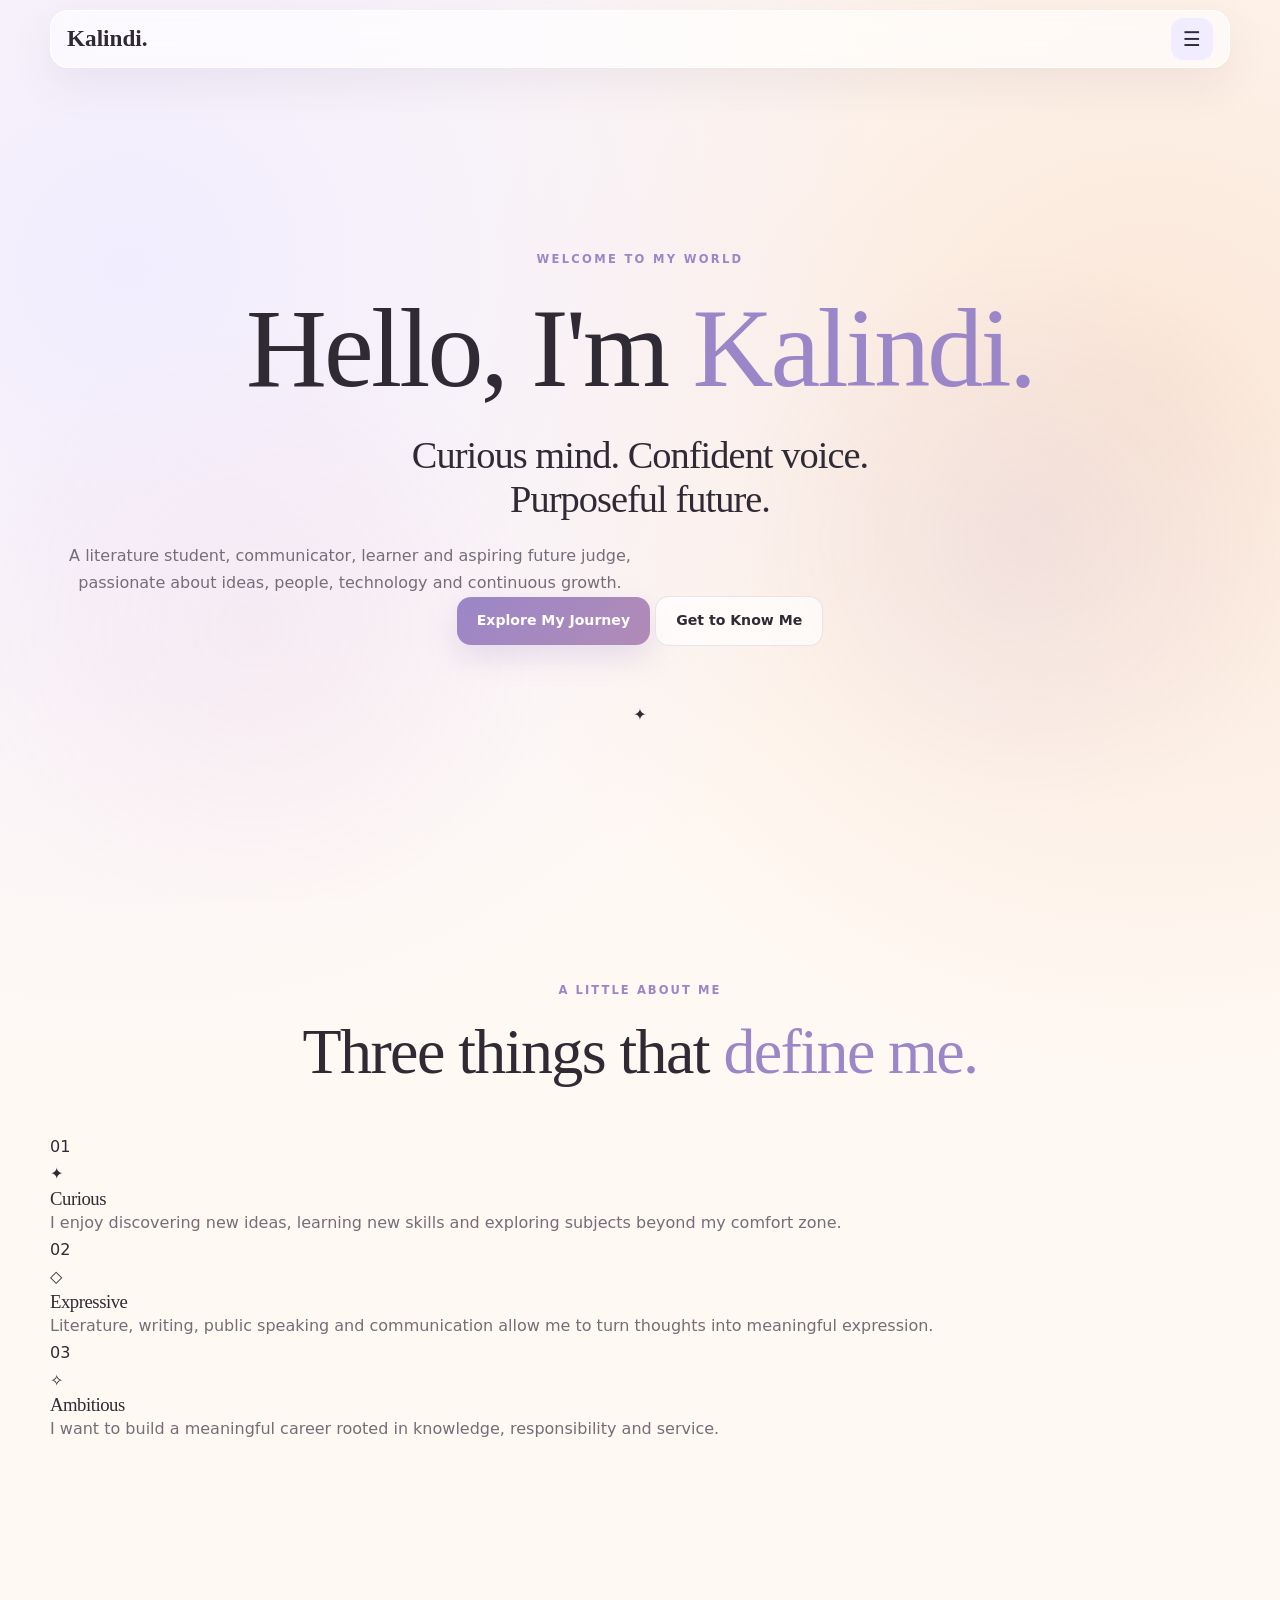
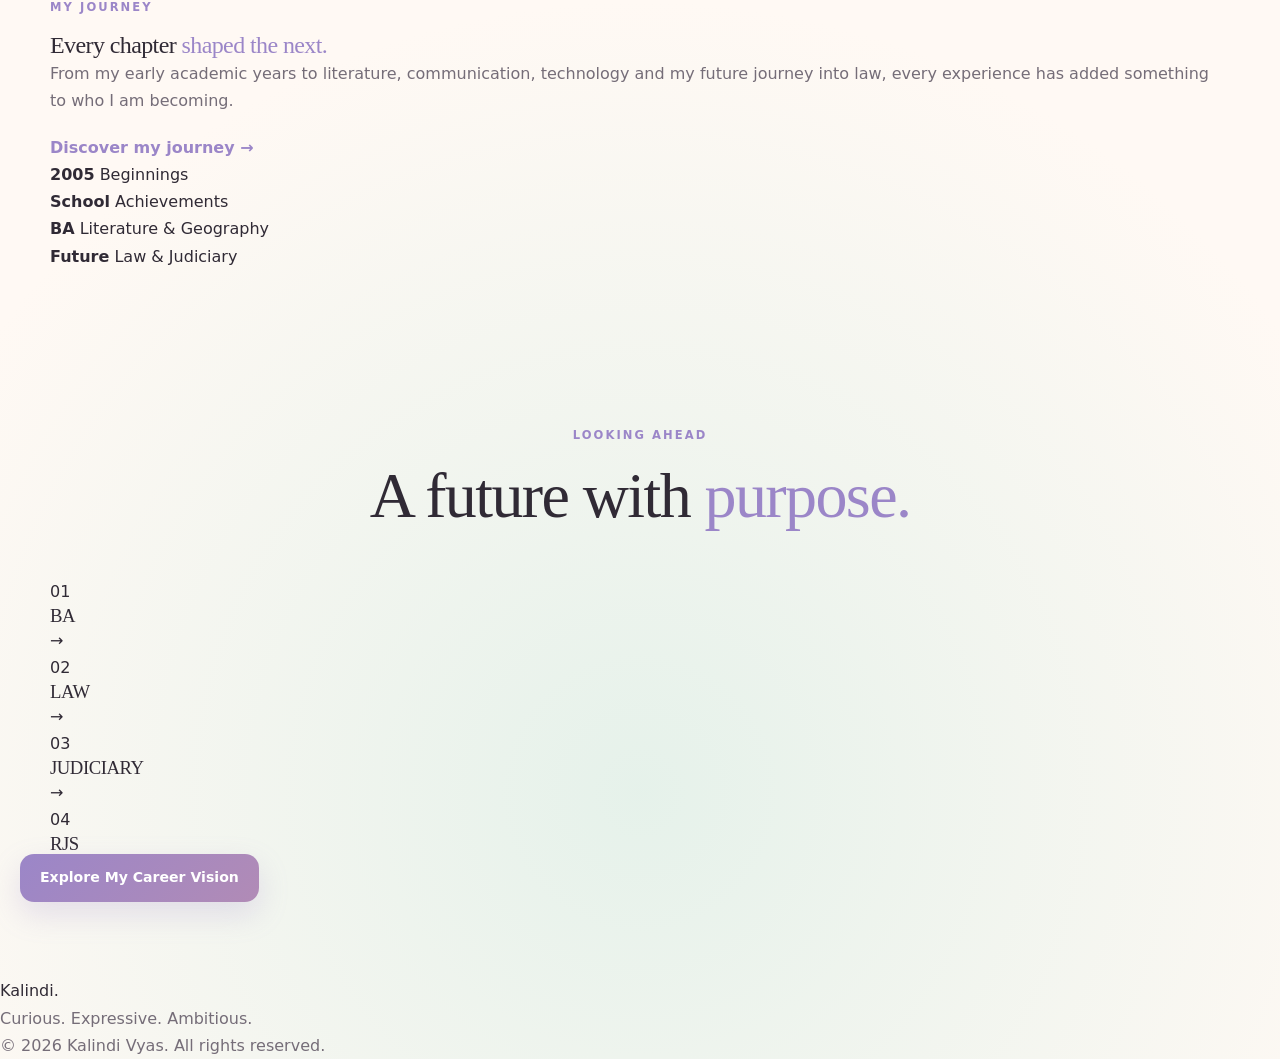
<file: index.html>
<!DOCTYPE html>
<html lang="en">

<head>
    <meta charset="UTF-8">

    <meta name="viewport"
          content="width=device-width, initial-scale=1.0">

    <meta name="description"
          content="Kalindi Vyas - Personal Portfolio">

    <title>Kalindi Vyas | Portfolio</title>

    <link rel="stylesheet" href="style.css">
</head>

<body>

    <!-- =========================
         NAVIGATION
    ========================== -->

    <header class="site-header">

        <nav class="navbar">

            <a href="index.html" class="logo">
                Kalindi.
            </a>

            <button
                class="menu-toggle"
                id="menuToggle"
                aria-label="Open Menu">
                ☰
            </button>

            <div class="nav-links" id="navLinks">

                <a href="index.html">Home</a>

                <a href="about.html">About</a>

                <a href="journey.html">Journey</a>

                <a href="achievements.html">
                    Achievements
                </a>

                <a href="skills.html">Skills</a>

                <a href="interests.html">Interests</a>

                <a href="career.html">Career</a>

                <a href="contact.html">Contact</a>

            </div>

        </nav>

    </header>


    <!-- =========================
         HERO / HOME
    ========================== -->

    <main>

        <section class="hero-section" id="home">

            <div class="hero-content">

                <p class="hero-label">
                    WELCOME TO MY WORLD
                </p>

                <h1>
                    Hello, I'm
                    <span>Kalindi.</span>
                </h1>

                <h2>
                    Curious mind.
                    Confident voice.
                    Purposeful future.
                </h2>

                <p class="hero-description">
                    A literature student, communicator,
                    learner and aspiring future judge,
                    passionate about ideas, people,
                    technology and continuous growth.
                </p>


                <div class="hero-buttons">

                    <a
                        href="journey.html"
                        class="primary-button">
                        Explore My Journey
                    </a>

                    <a
                        href="about.html"
                        class="secondary-button">
                        Get to Know Me
                    </a>

                </div>

            </div>


            <!-- =========================
                 3D HERO VISUAL
            ========================== -->

            <div class="hero-visual">

                <div class="orb">

                    <div class="orb-inner"></div>

                    <div class="orb-ring ring-one"></div>

                    <div class="orb-ring ring-two"></div>

                </div>


                <div class="floating-shape shape-one"></div>

                <div class="floating-shape shape-two"></div>

                <div class="floating-dot dot-one"></div>

                <div class="floating-dot dot-two"></div>

                <div class="floating-star">
                    ✦
                </div>

            </div>

        </section>


        <!-- =========================
             QUICK INTRO
        ========================== -->

        <section class="intro-section">

            <div class="section-heading">

                <p class="section-label">
                    A LITTLE ABOUT ME
                </p>

                <h2>
                    Three things that
                    <span>define me.</span>
                </h2>

            </div>


            <div class="intro-grid">


                <article class="intro-card">

                    <span class="card-number">
                        01
                    </span>

                    <div class="card-icon">
                        ✦
                    </div>

                    <h3>
                        Curious
                    </h3>

                    <p>
                        I enjoy discovering new ideas,
                        learning new skills and exploring
                        subjects beyond my comfort zone.
                    </p>

                </article>


                <article class="intro-card">

                    <span class="card-number">
                        02
                    </span>

                    <div class="card-icon">
                        ◇
                    </div>

                    <h3>
                        Expressive
                    </h3>

                    <p>
                        Literature, writing, public speaking
                        and communication allow me to turn
                        thoughts into meaningful expression.
                    </p>

                </article>


                <article class="intro-card">

                    <span class="card-number">
                        03
                    </span>

                    <div class="card-icon">
                        ✧
                    </div>

                    <h3>
                        Ambitious
                    </h3>

                    <p>
                        I want to build a meaningful career
                        rooted in knowledge, responsibility
                        and service.
                    </p>

                </article>


            </div>

        </section>


        <!-- =========================
             FEATURED JOURNEY
        ========================== -->

        <section class="home-journey-preview">

            <div class="journey-preview-text">

                <p class="section-label">
                    MY JOURNEY
                </p>

                <h2>
                    Every chapter
                    <span>shaped the next.</span>
                </h2>

                <p>
                    From my early academic years to
                    literature, communication, technology
                    and my future journey into law,
                    every experience has added something
                    to who I am becoming.
                </p>

                <a
                    href="journey.html"
                    class="text-link">
                    Discover my journey →
                </a>

            </div>


            <div class="journey-preview-card">

                <div class="mini-timeline">

                    <div>
                        <strong>2005</strong>
                        <span>Beginnings</span>
                    </div>

                    <div>
                        <strong>School</strong>
                        <span>Achievements</span>
                    </div>

                    <div>
                        <strong>BA</strong>
                        <span>Literature & Geography</span>
                    </div>

                    <div>
                        <strong>Future</strong>
                        <span>Law & Judiciary</span>
                    </div>

                </div>

            </div>

        </section>


        <!-- =========================
             CAREER PREVIEW
        ========================== -->

        <section class="career-preview">

            <div class="section-heading">

                <p class="section-label">
                    LOOKING AHEAD
                </p>

                <h2>
                    A future with
                    <span>purpose.</span>
                </h2>

            </div>


            <div class="career-line">

                <div class="career-mini-card">
                    <span>01</span>
                    <h3>BA</h3>
                </div>

                <div class="career-arrow">
                    →
                </div>

                <div class="career-mini-card">
                    <span>02</span>
                    <h3>LAW</h3>
                </div>

                <div class="career-arrow">
                    →
                </div>

                <div class="career-mini-card">
                    <span>03</span>
                    <h3>JUDICIARY</h3>
                </div>

                <div class="career-arrow">
                    →
                </div>

                <div class="career-mini-card">
                    <span>04</span>
                    <h3>RJS</h3>
                </div>

            </div>


            <a
                href="career.html"
                class="primary-button">
                Explore My Career Vision
            </a>

        </section>

    </main>


    <!-- =========================
         FOOTER
    ========================== -->

    <footer class="site-footer">

        <div class="footer-content">

            <a
                href="index.html"
                class="footer-logo">
                Kalindi.
            </a>

            <p>
                Curious. Expressive. Ambitious.
            </p>

            <p class="copyright">
                © 2026 Kalindi Vyas. All rights reserved.
            </p>

        </div>

    </footer>


    <!-- =========================
         JAVASCRIPT
    ========================== -->

    <script src="script.js"></script>

</body>

</html>
</file>
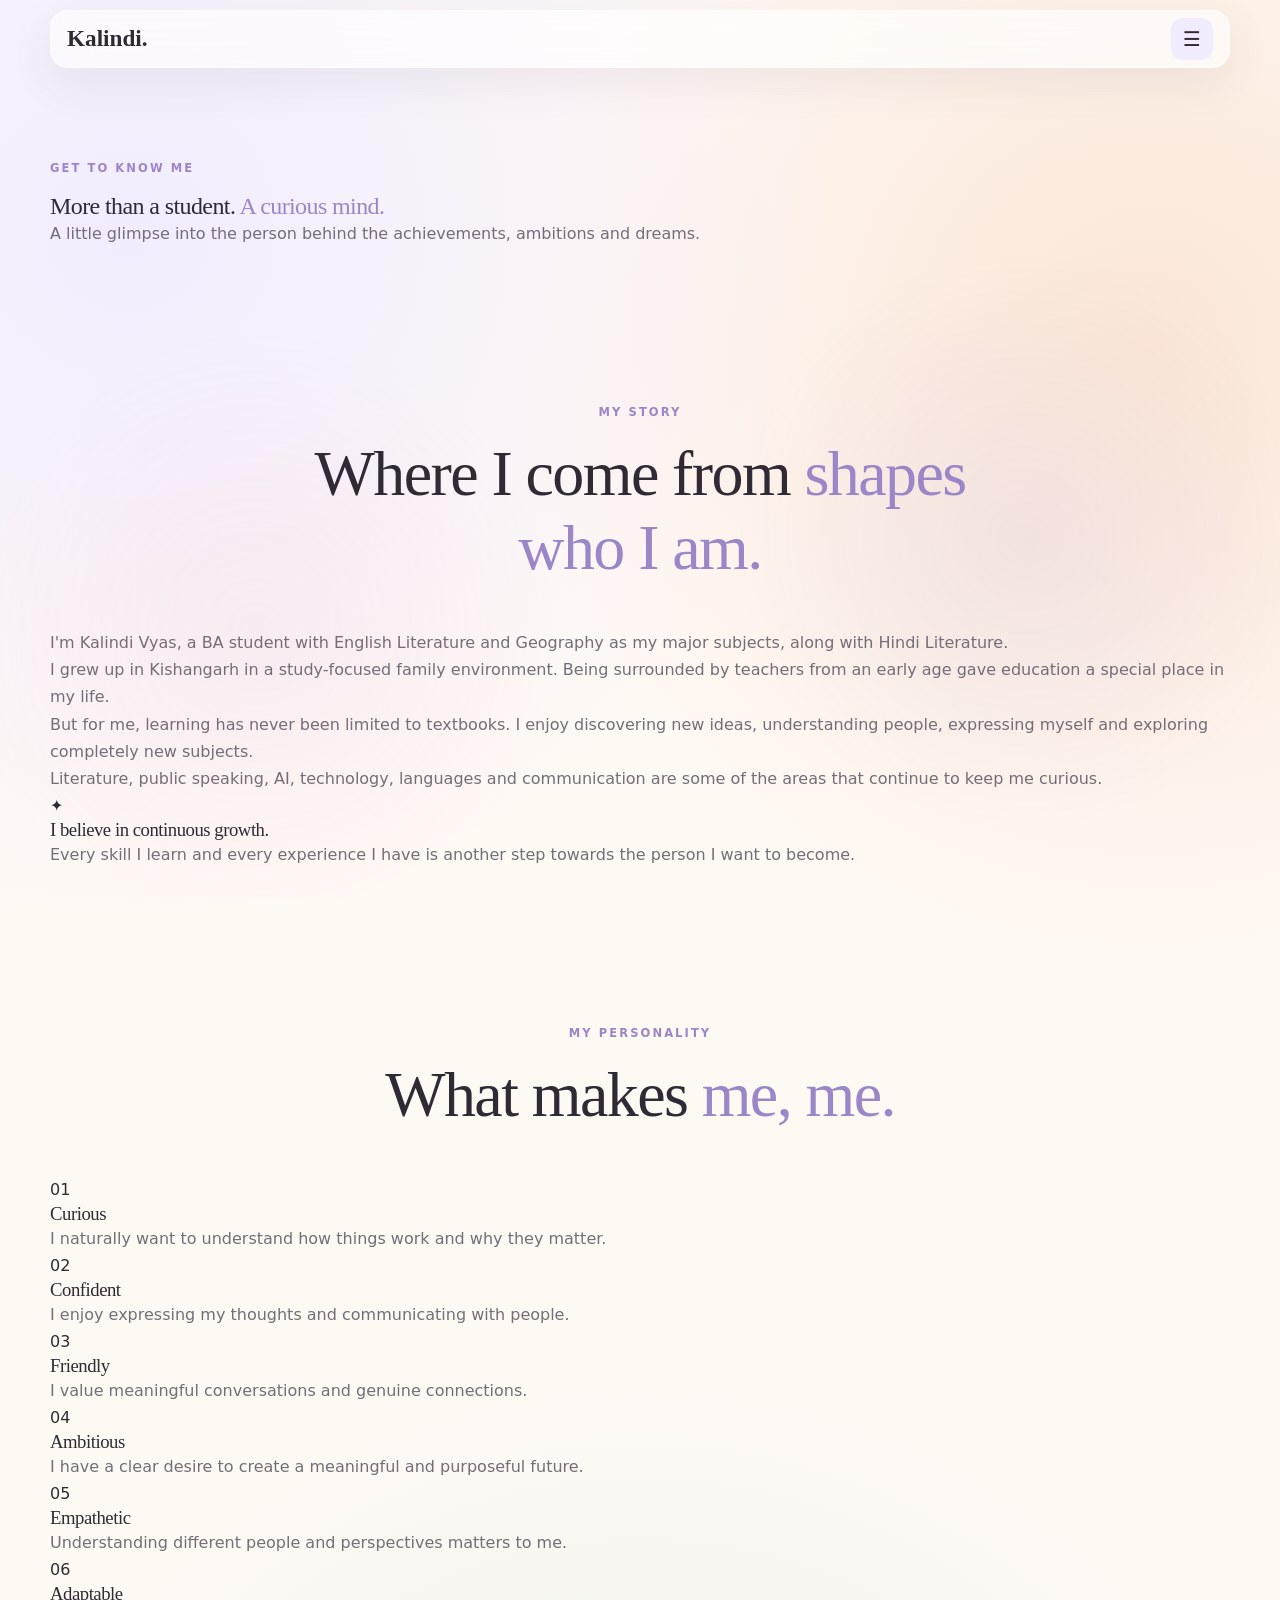
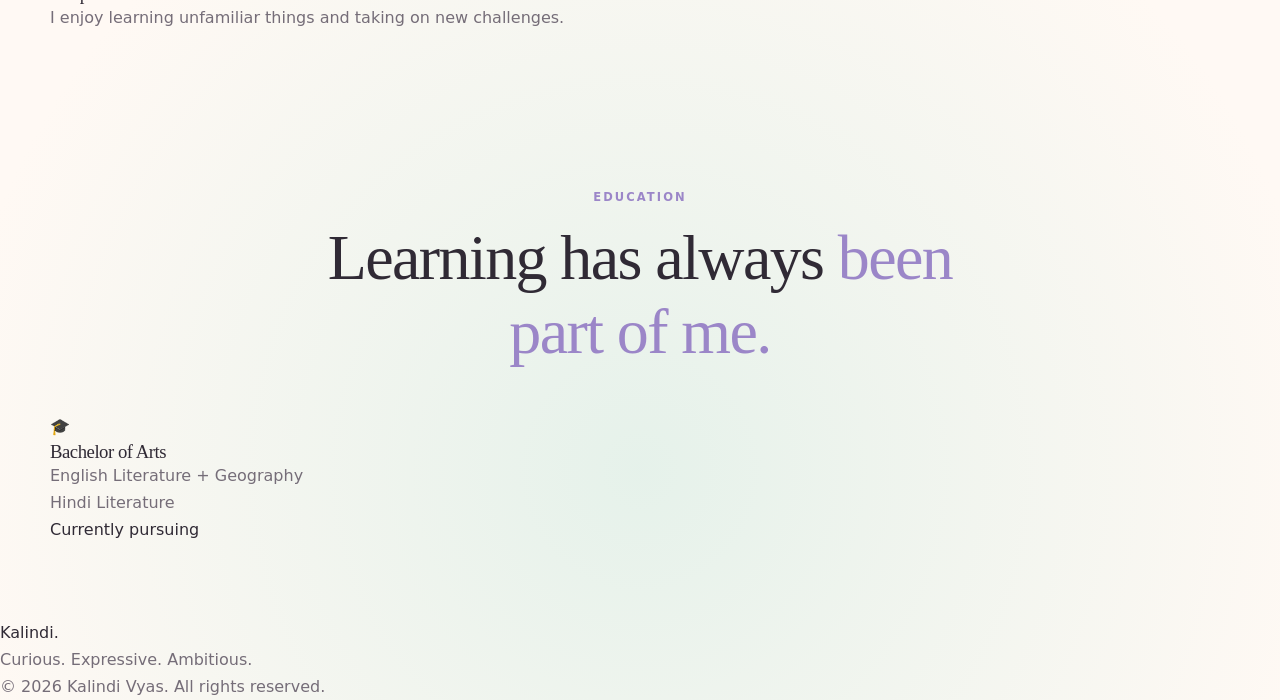
<file: about.html>
<!DOCTYPE html>
<html lang="en">

<head>

    <meta charset="UTF-8">

    <meta name="viewport"
          content="width=device-width, initial-scale=1.0">

    <meta name="description"
          content="About Kalindi Vyas">

    <title>About Me | Kalindi Vyas</title>

    <link rel="stylesheet" href="style.css">

</head>

<body>


    <!-- =========================
         NAVIGATION
    ========================== -->

    <header class="site-header">

        <nav class="navbar">

            <a href="index.html" class="logo">
                Kalindi.
            </a>

            <button
                class="menu-toggle"
                id="menuToggle"
                aria-label="Open Menu">
                ☰
            </button>

            <div class="nav-links" id="navLinks">

                <a href="index.html">Home</a>

                <a href="about.html">About</a>

                <a href="journey.html">Journey</a>

                <a href="achievements.html">
                    Achievements
                </a>

                <a href="skills.html">Skills</a>

                <a href="interests.html">Interests</a>

                <a href="career.html">Career</a>

                <a href="contact.html">Contact</a>

            </div>

        </nav>

    </header>


    <!-- =========================
         ABOUT HERO
    ========================== -->

    <main>

        <section class="page-hero">

            <div>

                <p class="section-label">
                    GET TO KNOW ME
                </p>

                <h1>
                    More than a student.
                    <span>A curious mind.</span>
                </h1>

                <p>
                    A little glimpse into the person behind
                    the achievements, ambitions and dreams.
                </p>

            </div>

        </section>


        <!-- =========================
             MY STORY
        ========================== -->

        <section class="about-story">

            <div class="section-heading">

                <p class="section-label">
                    MY STORY
                </p>

                <h2>
                    Where I come from
                    <span>shapes who I am.</span>
                </h2>

            </div>


            <div class="about-story-grid">

                <div class="about-main-text">

                    <p>
                        I'm Kalindi Vyas, a BA student with
                        English Literature and Geography as
                        my major subjects, along with Hindi
                        Literature.
                    </p>

                    <p>
                        I grew up in Kishangarh in a
                        study-focused family environment.
                        Being surrounded by teachers from an
                        early age gave education a special
                        place in my life.
                    </p>

                    <p>
                        But for me, learning has never been
                        limited to textbooks. I enjoy
                        discovering new ideas, understanding
                        people, expressing myself and
                        exploring completely new subjects.
                    </p>

                    <p>
                        Literature, public speaking, AI,
                        technology, languages and communication
                        are some of the areas that continue
                        to keep me curious.
                    </p>

                </div>


                <div class="about-highlight-card">

                    <span class="large-symbol">
                        ✦
                    </span>

                    <h3>
                        I believe in
                        continuous growth.
                    </h3>

                    <p>
                        Every skill I learn and every experience
                        I have is another step towards the person
                        I want to become.
                    </p>

                </div>

            </div>

        </section>


        <!-- =========================
             PERSONALITY
        ========================== -->

        <section class="personality-section">

            <div class="section-heading">

                <p class="section-label">
                    MY PERSONALITY
                </p>

                <h2>
                    What makes
                    <span>me, me.</span>
                </h2>

            </div>


            <div class="personality-grid">

                <article class="personality-card">

                    <div>01</div>

                    <h3>
                        Curious
                    </h3>

                    <p>
                        I naturally want to understand
                        how things work and why they matter.
                    </p>

                </article>


                <article class="personality-card">

                    <div>02</div>

                    <h3>
                        Confident
                    </h3>

                    <p>
                        I enjoy expressing my thoughts and
                        communicating with people.
                    </p>

                </article>


                <article class="personality-card">

                    <div>03</div>

                    <h3>
                        Friendly
                    </h3>

                    <p>
                        I value meaningful conversations
                        and genuine connections.
                    </p>

                </article>


                <article class="personality-card">

                    <div>04</div>

                    <h3>
                        Ambitious
                    </h3>

                    <p>
                        I have a clear desire to create a
                        meaningful and purposeful future.
                    </p>

                </article>


                <article class="personality-card">

                    <div>05</div>

                    <h3>
                        Empathetic
                    </h3>

                    <p>
                        Understanding different people and
                        perspectives matters to me.
                    </p>

                </article>


                <article class="personality-card">

                    <div>06</div>

                    <h3>
                        Adaptable
                    </h3>

                    <p>
                        I enjoy learning unfamiliar things
                        and taking on new challenges.
                    </p>

                </article>

            </div>

        </section>


        <!-- =========================
             EDUCATION
        ========================== -->

        <section class="education-section">

            <div class="section-heading">

                <p class="section-label">
                    EDUCATION
                </p>

                <h2>
                    Learning has always
                    <span>been part of me.</span>
                </h2>

            </div>


            <div class="education-card">

                <div class="education-icon">
                    🎓
                </div>

                <div>

                    <h3>
                        Bachelor of Arts
                    </h3>

                    <p>
                        English Literature + Geography
                    </p>

                    <p>
                        Hindi Literature
                    </p>

                    <span>
                        Currently pursuing
                    </span>

                </div>

            </div>

        </section>

    </main>


    <!-- =========================
         FOOTER
    ========================== -->

    <footer class="site-footer">

        <div class="footer-content">

            <a
                href="index.html"
                class="footer-logo">
                Kalindi.
            </a>

            <p>
                Curious. Expressive. Ambitious.
            </p>

            <p class="copyright">
                © 2026 Kalindi Vyas. All rights reserved.
            </p>

        </div>

    </footer>


    <script src="script.js"></script>

</body>

  </html>
</file>
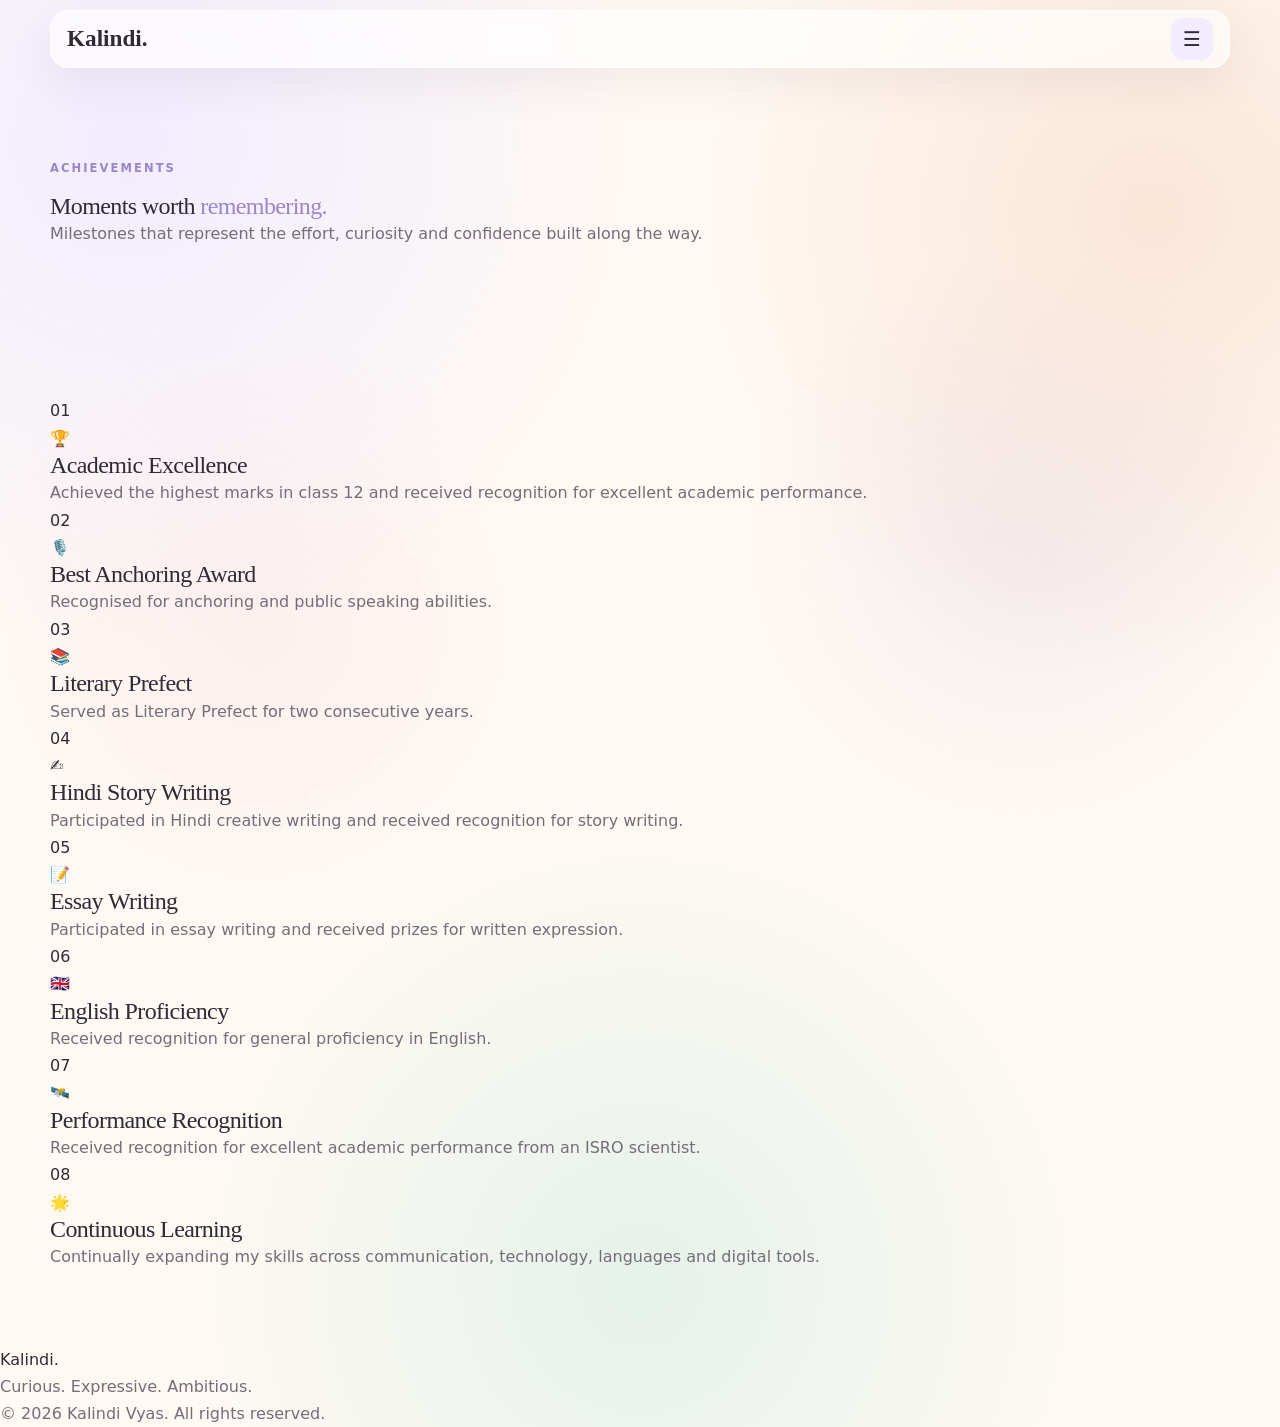
<file: achievements.html>
<!DOCTYPE html>
<html lang="en">

<head>

    <meta charset="UTF-8">

    <meta name="viewport"
          content="width=device-width, initial-scale=1.0">

    <meta name="description"
          content="Achievements of Kalindi Vyas">

    <title>Achievements | Kalindi Vyas</title>

    <link rel="stylesheet" href="style.css">

</head>

<body>


    <!-- =========================
         NAVIGATION
    ========================== -->

    <header class="site-header">

        <nav class="navbar">

            <a href="index.html" class="logo">
                Kalindi.
            </a>

            <button
                class="menu-toggle"
                id="menuToggle"
                aria-label="Open Menu">
                ☰
            </button>

            <div class="nav-links" id="navLinks">

                <a href="index.html">Home</a>
                <a href="about.html">About</a>
                <a href="journey.html">Journey</a>
                <a href="achievements.html">Achievements</a>
                <a href="skills.html">Skills</a>
                <a href="interests.html">Interests</a>
                <a href="career.html">Career</a>
                <a href="contact.html">Contact</a>

            </div>

        </nav>

    </header>


    <main>


        <!-- =========================
             PAGE HERO
        ========================== -->

        <section class="page-hero">

            <div>

                <p class="section-label">
                    ACHIEVEMENTS
                </p>

                <h1>
                    Moments worth
                    <span>remembering.</span>
                </h1>

                <p>
                    Milestones that represent the effort,
                    curiosity and confidence built along
                    the way.
                </p>

            </div>

        </section>


        <!-- =========================
             ACHIEVEMENT GRID
        ========================== -->

        <section class="achievement-section">

            <div class="achievement-grid">


                <article class="achievement-card">

                    <span class="achievement-number">
                        01
                    </span>

                    <div class="achievement-icon">
                        🏆
                    </div>

                    <h2>
                        Academic Excellence
                    </h2>

                    <p>
                        Achieved the highest marks in class
                        12 and received recognition for
                        excellent academic performance.
                    </p>

                </article>


                <article class="achievement-card">

                    <span class="achievement-number">
                        02
                    </span>

                    <div class="achievement-icon">
                        🎙️
                    </div>

                    <h2>
                        Best Anchoring Award
                    </h2>

                    <p>
                        Recognised for anchoring and public
                        speaking abilities.
                    </p>

                </article>


                <article class="achievement-card">

                    <span class="achievement-number">
                        03
                    </span>

                    <div class="achievement-icon">
                        📚
                    </div>

                    <h2>
                        Literary Prefect
                    </h2>

                    <p>
                        Served as Literary Prefect for two
                        consecutive years.
                    </p>

                </article>


                <article class="achievement-card">

                    <span class="achievement-number">
                        04
                    </span>

                    <div class="achievement-icon">
                        ✍️
                    </div>

                    <h2>
                        Hindi Story Writing
                    </h2>

                    <p>
                        Participated in Hindi creative writing
                        and received recognition for story
                        writing.
                    </p>

                </article>


                <article class="achievement-card">

                    <span class="achievement-number">
                        05
                    </span>

                    <div class="achievement-icon">
                        📝
                    </div>

                    <h2>
                        Essay Writing
                    </h2>

                    <p>
                        Participated in essay writing and
                        received prizes for written expression.
                    </p>

                </article>


                <article class="achievement-card">

                    <span class="achievement-number">
                        06
                    </span>

                    <div class="achievement-icon">
                        🇬🇧
                    </div>

                    <h2>
                        English Proficiency
                    </h2>

                    <p>
                        Received recognition for general
                        proficiency in English.
                    </p>

                </article>


                <article class="achievement-card">

                    <span class="achievement-number">
                        07
                    </span>

                    <div class="achievement-icon">
                        🛰️
                    </div>

                    <h2>
                        Performance Recognition
                    </h2>

                    <p>
                        Received recognition for excellent
                        academic performance from an ISRO
                        scientist.
                    </p>

                </article>


                <article class="achievement-card">

                    <span class="achievement-number">
                        08
                    </span>

                    <div class="achievement-icon">
                        🌟
                    </div>

                    <h2>
                        Continuous Learning
                    </h2>

                    <p>
                        Continually expanding my skills across
                        communication, technology, languages
                        and digital tools.
                    </p>

                </article>


            </div>

        </section>

    </main>


    <!-- =========================
         FOOTER
    ========================== -->

    <footer class="site-footer">

        <div class="footer-content">

            <a href="index.html"
               class="footer-logo">
                Kalindi.
            </a>

            <p>
                Curious. Expressive. Ambitious.
            </p>

            <p class="copyright">
                © 2026 Kalindi Vyas. All rights reserved.
            </p>

        </div>

    </footer>


    <script src="script.js"></script>

</body>

  </html>
</file>
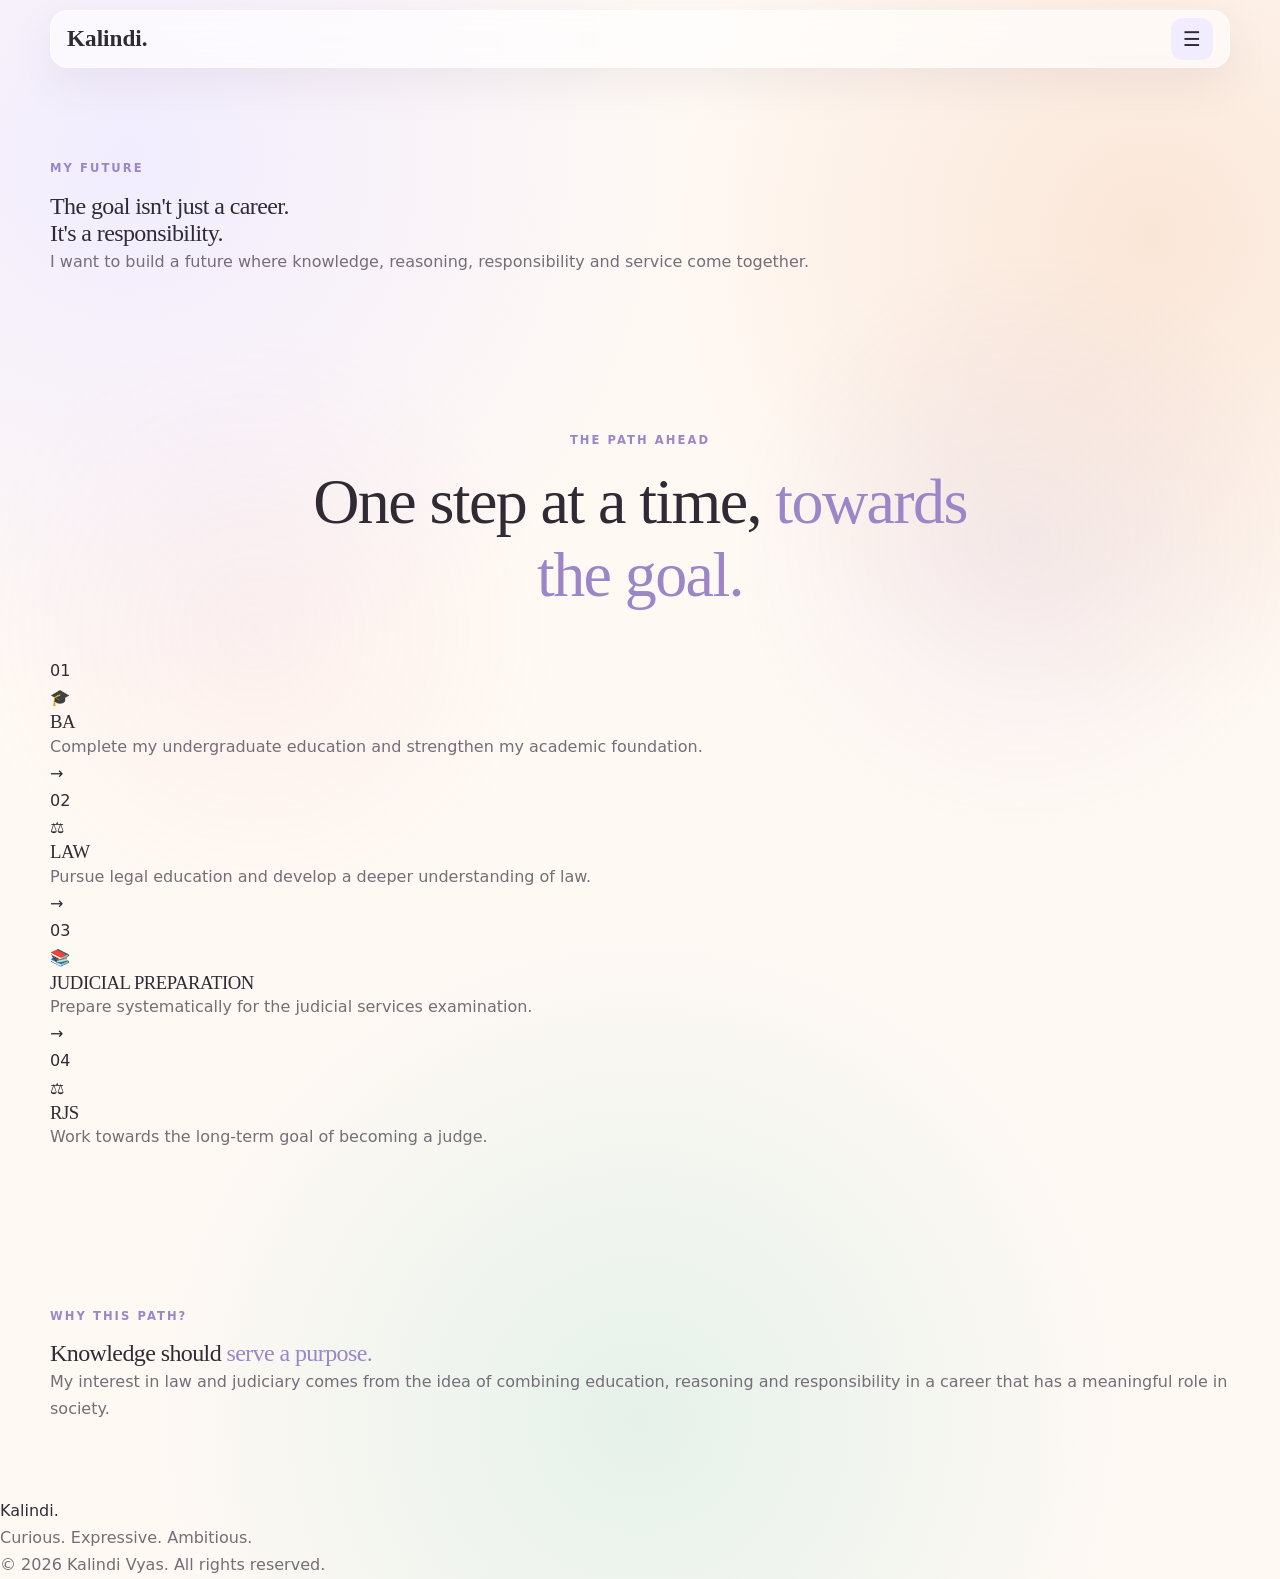
<file: career.html>
<!DOCTYPE html>
<html lang="en">

<head>

    <meta charset="UTF-8">

    <meta name="viewport"
          content="width=device-width, initial-scale=1.0">

    <meta name="description"
          content="Career vision of Kalindi Vyas">

    <title>Career Vision | Kalindi Vyas</title>

    <link rel="stylesheet" href="style.css">

</head>

<body>


    <!-- =========================
         NAVIGATION
    ========================== -->

    <header class="site-header">

        <nav class="navbar">

            <a href="index.html" class="logo">
                Kalindi.
            </a>

            <button
                class="menu-toggle"
                id="menuToggle"
                aria-label="Open Menu">
                ☰
            </button>

            <div class="nav-links" id="navLinks">

                <a href="index.html">Home</a>
                <a href="about.html">About</a>
                <a href="journey.html">Journey</a>
                <a href="achievements.html">Achievements</a>
                <a href="skills.html">Skills</a>
                <a href="interests.html">Interests</a>
                <a href="career.html">Career</a>
                <a href="contact.html">Contact</a>

            </div>

        </nav>

    </header>


    <main>


        <!-- =========================
             CAREER HERO
        ========================== -->

        <section class="career-hero">

            <div>

                <p class="section-label">
                    MY FUTURE
                </p>

                <h1>
                    The goal isn't
                    just a career.
                </h1>

                <h2>
                    It's a responsibility.
                </h2>

                <p>
                    I want to build a future where
                    knowledge, reasoning, responsibility
                    and service come together.
                </p>

            </div>

        </section>


        <!-- =========================
             CAREER PATH
        ========================== -->

        <section class="career-path-section">

            <div class="section-heading">

                <p class="section-label">
                    THE PATH AHEAD
                </p>

                <h2>
                    One step at a time,
                    <span>towards the goal.</span>
                </h2>

            </div>


            <div class="career-path">


                <article class="career-step">

                    <span>01</span>

                    <div class="career-step-icon">
                        🎓
                    </div>

                    <h3>
                        BA
                    </h3>

                    <p>
                        Complete my undergraduate
                        education and strengthen my
                        academic foundation.
                    </p>

                </article>


                <div class="career-arrow">
                    →
                </div>


                <article class="career-step">

                    <span>02</span>

                    <div class="career-step-icon">
                        ⚖️
                    </div>

                    <h3>
                        LAW
                    </h3>

                    <p>
                        Pursue legal education and
                        develop a deeper understanding
                        of law.
                    </p>

                </article>


                <div class="career-arrow">
                    →
                </div>


                <article class="career-step">

                    <span>03</span>

                    <div class="career-step-icon">
                        📚
                    </div>

                    <h3>
                        JUDICIAL PREPARATION
                    </h3>

                    <p>
                        Prepare systematically for
                        the judicial services examination.
                    </p>

                </article>


                <div class="career-arrow">
                    →
                </div>


                <article class="career-step final-step">

                    <span>04</span>

                    <div class="career-step-icon">
                        ⚖
                    </div>

                    <h3>
                        RJS
                    </h3>

                    <p>
                        Work towards the long-term goal
                        of becoming a judge.
                    </p>

                </article>


            </div>

        </section>


        <!-- =========================
             CAREER PHILOSOPHY
        ========================== -->

        <section class="career-philosophy">

            <div>

                <p class="section-label">
                    WHY THIS PATH?
                </p>

                <h2>
                    Knowledge should
                    <span>serve a purpose.</span>
                </h2>

                <p>
                    My interest in law and judiciary comes
                    from the idea of combining education,
                    reasoning and responsibility in a career
                    that has a meaningful role in society.
                </p>

            </div>

        </section>

    </main>


    <footer class="site-footer">

        <div class="footer-content">

            <a href="index.html"
               class="footer-logo">
                Kalindi.
            </a>

            <p>
                Curious. Expressive. Ambitious.
            </p>

            <p class="copyright">
                © 2026 Kalindi Vyas. All rights reserved.
            </p>

        </div>

    </footer>


    <script src="script.js"></script>

</body>

</html>
</file>
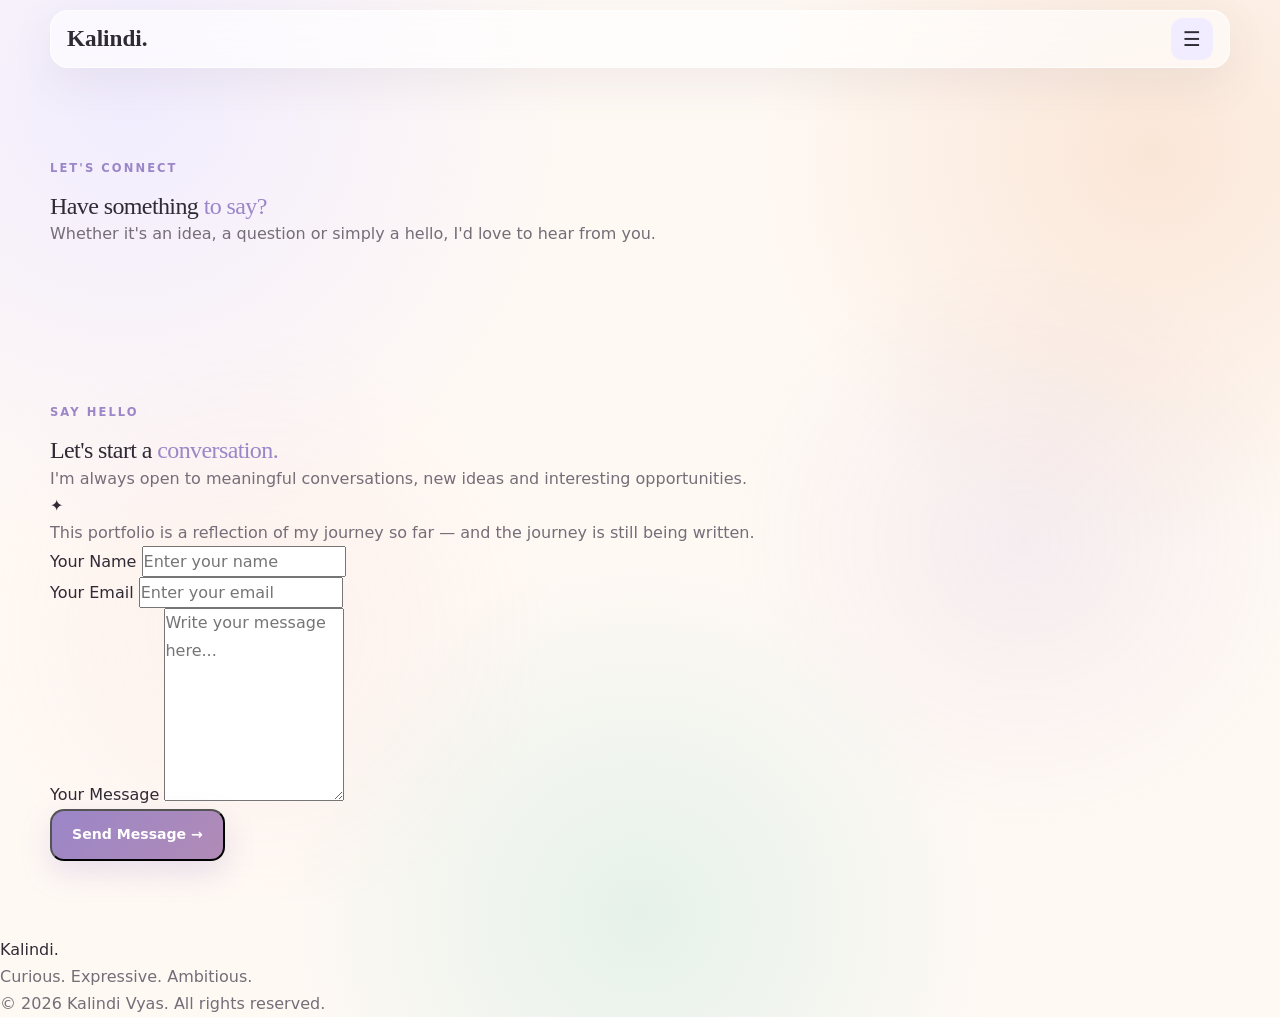
<file: contact.html>
<!DOCTYPE html>
<html lang="en">

<head>

    <meta charset="UTF-8">

    <meta name="viewport"
          content="width=device-width, initial-scale=1.0">

    <meta name="description"
          content="Contact Kalindi Vyas">

    <title>Contact | Kalindi Vyas</title>

    <link rel="stylesheet" href="style.css">

</head>

<body>


    <!-- =========================
         NAVIGATION
    ========================== -->

    <header class="site-header">

        <nav class="navbar">

            <a href="index.html" class="logo">
                Kalindi.
            </a>

            <button
                class="menu-toggle"
                id="menuToggle"
                aria-label="Open Menu">
                ☰
            </button>

            <div class="nav-links" id="navLinks">

                <a href="index.html">Home</a>
                <a href="about.html">About</a>
                <a href="journey.html">Journey</a>
                <a href="achievements.html">Achievements</a>
                <a href="skills.html">Skills</a>
                <a href="interests.html">Interests</a>
                <a href="career.html">Career</a>
                <a href="contact.html">Contact</a>

            </div>

        </nav>

    </header>


    <main>


        <!-- =========================
             CONTACT HERO
        ========================== -->

        <section class="page-hero">

            <div>

                <p class="section-label">
                    LET'S CONNECT
                </p>

                <h1>
                    Have something
                    <span>to say?</span>
                </h1>

                <p>
                    Whether it's an idea, a question or
                    simply a hello, I'd love to hear from you.
                </p>

            </div>

        </section>


        <!-- =========================
             CONTACT AREA
        ========================== -->

        <section class="contact-section">


            <div class="contact-info">

                <p class="section-label">
                    SAY HELLO
                </p>

                <h2>
                    Let's start a
                    <span>conversation.</span>
                </h2>

                <p>
                    I'm always open to meaningful
                    conversations, new ideas and
                    interesting opportunities.
                </p>


                <div class="contact-note">

                    <span>
                        ✦
                    </span>

                    <p>
                        This portfolio is a reflection
                        of my journey so far — and the
                        journey is still being written.
                    </p>

                </div>

            </div>


            <!-- =========================
                 CONTACT FORM
            ========================== -->

            <form
                class="contact-form"
                id="contactForm">


                <div class="form-group">

                    <label for="name">
                        Your Name
                    </label>

                    <input
                        type="text"
                        id="name"
                        name="name"
                        placeholder="Enter your name"
                        required>

                </div>


                <div class="form-group">

                    <label for="email">
                        Your Email
                    </label>

                    <input
                        type="email"
                        id="email"
                        name="email"
                        placeholder="Enter your email"
                        required>

                </div>


                <div class="form-group">

                    <label for="message">
                        Your Message
                    </label>

                    <textarea
                        id="message"
                        name="message"
                        rows="7"
                        placeholder="Write your message here..."
                        required></textarea>

                </div>


                <button
                    type="submit"
                    class="primary-button">

                    Send Message →

                </button>


                <p
                    id="formMessage"
                    class="form-message">
                </p>


            </form>

        </section>

    </main>


    <!-- =========================
         FOOTER
    ========================== -->

    <footer class="site-footer">

        <div class="footer-content">

            <a href="index.html"
               class="footer-logo">
                Kalindi.
            </a>

            <p>
                Curious. Expressive. Ambitious.
            </p>

            <p class="copyright">
                © 2026 Kalindi Vyas. All rights reserved.
            </p>

        </div>

    </footer>


    <script src="script.js"></script>

</body>

</html>
</file>
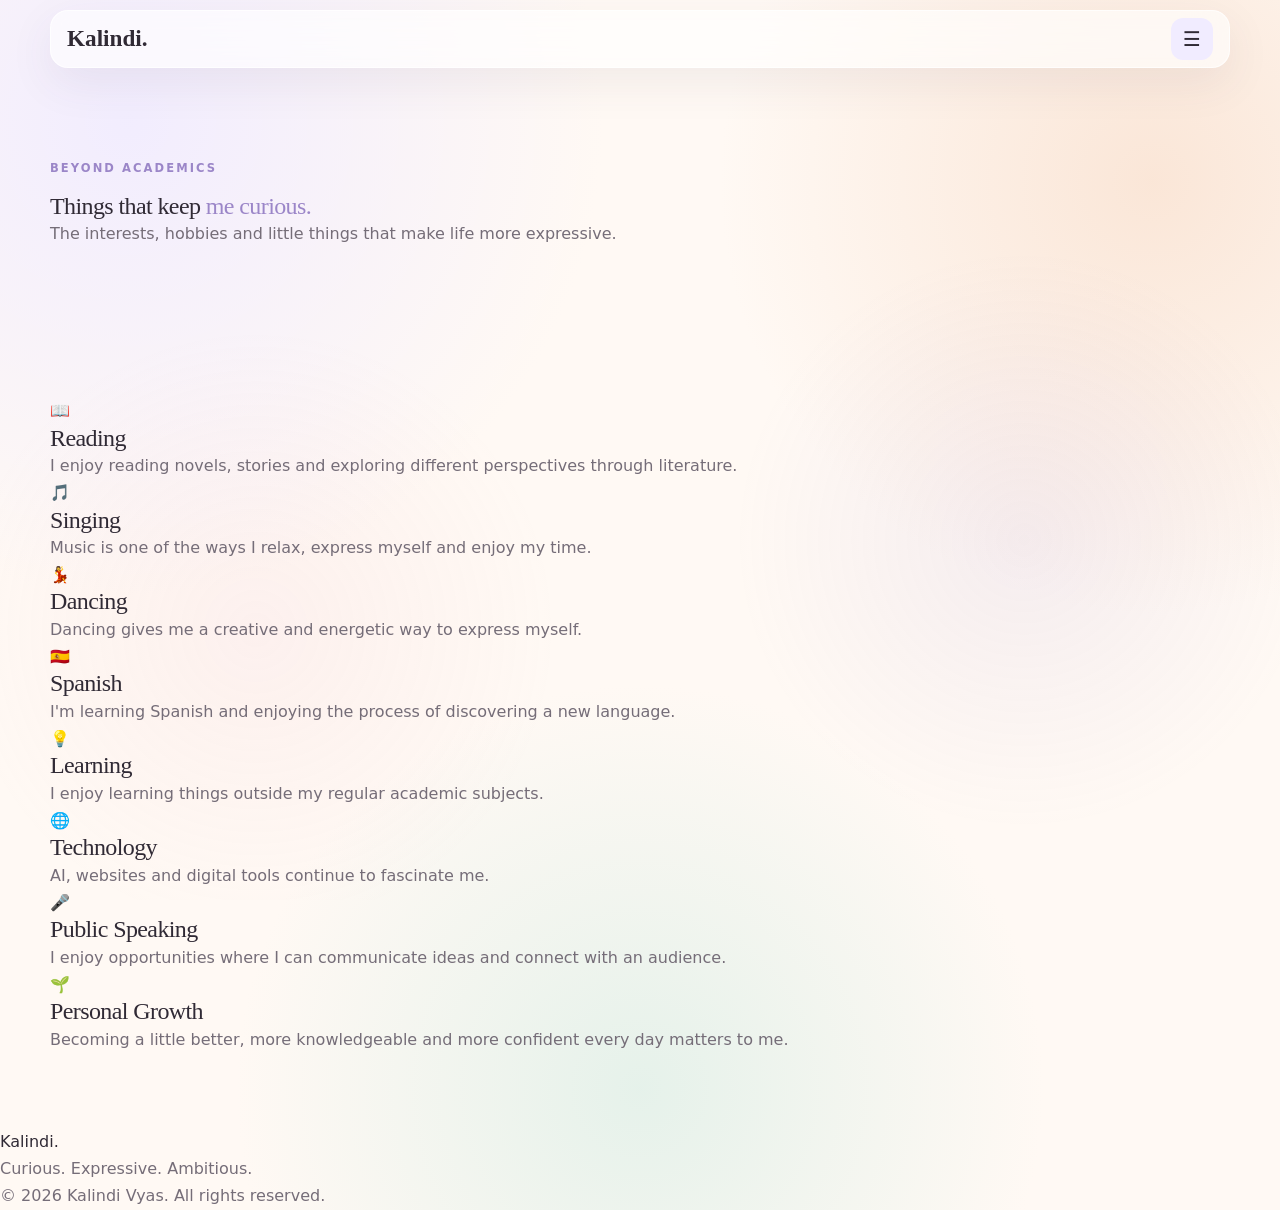
<file: interests.html>
<!DOCTYPE html>
<html lang="en">

<head>

    <meta charset="UTF-8">

    <meta name="viewport"
          content="width=device-width, initial-scale=1.0">

    <meta name="description"
          content="Interests of Kalindi Vyas">

    <title>Interests | Kalindi Vyas</title>

    <link rel="stylesheet" href="style.css">

</head>

<body>


    <!-- =========================
         NAVIGATION
    ========================== -->

    <header class="site-header">

        <nav class="navbar">

            <a href="index.html" class="logo">
                Kalindi.
            </a>

            <button
                class="menu-toggle"
                id="menuToggle"
                aria-label="Open Menu">
                ☰
            </button>

            <div class="nav-links" id="navLinks">

                <a href="index.html">Home</a>
                <a href="about.html">About</a>
                <a href="journey.html">Journey</a>
                <a href="achievements.html">Achievements</a>
                <a href="skills.html">Skills</a>
                <a href="interests.html">Interests</a>
                <a href="career.html">Career</a>
                <a href="contact.html">Contact</a>

            </div>

        </nav>

    </header>


    <main>


        <section class="page-hero">

            <div>

                <p class="section-label">
                    BEYOND ACADEMICS
                </p>

                <h1>
                    Things that keep
                    <span>me curious.</span>
                </h1>

                <p>
                    The interests, hobbies and little things
                    that make life more expressive.
                </p>

            </div>

        </section>


        <!-- =========================
             INTERESTS
        ========================== -->

        <section class="interests-section">

            <div class="interest-grid">


                <article class="interest-card">

                    <div class="interest-icon">
                        📖
                    </div>

                    <h2>
                        Reading
                    </h2>

                    <p>
                        I enjoy reading novels, stories and
                        exploring different perspectives
                        through literature.
                    </p>

                </article>


                <article class="interest-card">

                    <div class="interest-icon">
                        🎵
                    </div>

                    <h2>
                        Singing
                    </h2>

                    <p>
                        Music is one of the ways I relax,
                        express myself and enjoy my time.
                    </p>

                </article>


                <article class="interest-card">

                    <div class="interest-icon">
                        💃
                    </div>

                    <h2>
                        Dancing
                    </h2>

                    <p>
                        Dancing gives me a creative and
                        energetic way to express myself.
                    </p>

                </article>


                <article class="interest-card">

                    <div class="interest-icon">
                        🇪🇸
                    </div>

                    <h2>
                        Spanish
                    </h2>

                    <p>
                        I'm learning Spanish and enjoying
                        the process of discovering a new
                        language.
                    </p>

                </article>


                <article class="interest-card">

                    <div class="interest-icon">
                        💡
                    </div>

                    <h2>
                        Learning
                    </h2>

                    <p>
                        I enjoy learning things outside my
                        regular academic subjects.
                    </p>

                </article>


                <article class="interest-card">

                    <div class="interest-icon">
                        🌐
                    </div>

                    <h2>
                        Technology
                    </h2>

                    <p>
                        AI, websites and digital tools
                        continue to fascinate me.
                    </p>

                </article>


                <article class="interest-card">

                    <div class="interest-icon">
                        🎤
                    </div>

                    <h2>
                        Public Speaking
                    </h2>

                    <p>
                        I enjoy opportunities where I can
                        communicate ideas and connect with
                        an audience.
                    </p>

                </article>


                <article class="interest-card">

                    <div class="interest-icon">
                        🌱
                    </div>

                    <h2>
                        Personal Growth
                    </h2>

                    <p>
                        Becoming a little better, more
                        knowledgeable and more confident
                        every day matters to me.
                    </p>

                </article>


            </div>

        </section>

    </main>


    <footer class="site-footer">

        <div class="footer-content">

            <a href="index.html"
               class="footer-logo">
                Kalindi.
            </a>

            <p>
                Curious. Expressive. Ambitious.
            </p>

            <p class="copyright">
                © 2026 Kalindi Vyas. All rights reserved.
            </p>

        </div>

    </footer>


    <script src="script.js"></script>

</body>

          </html>
</file>
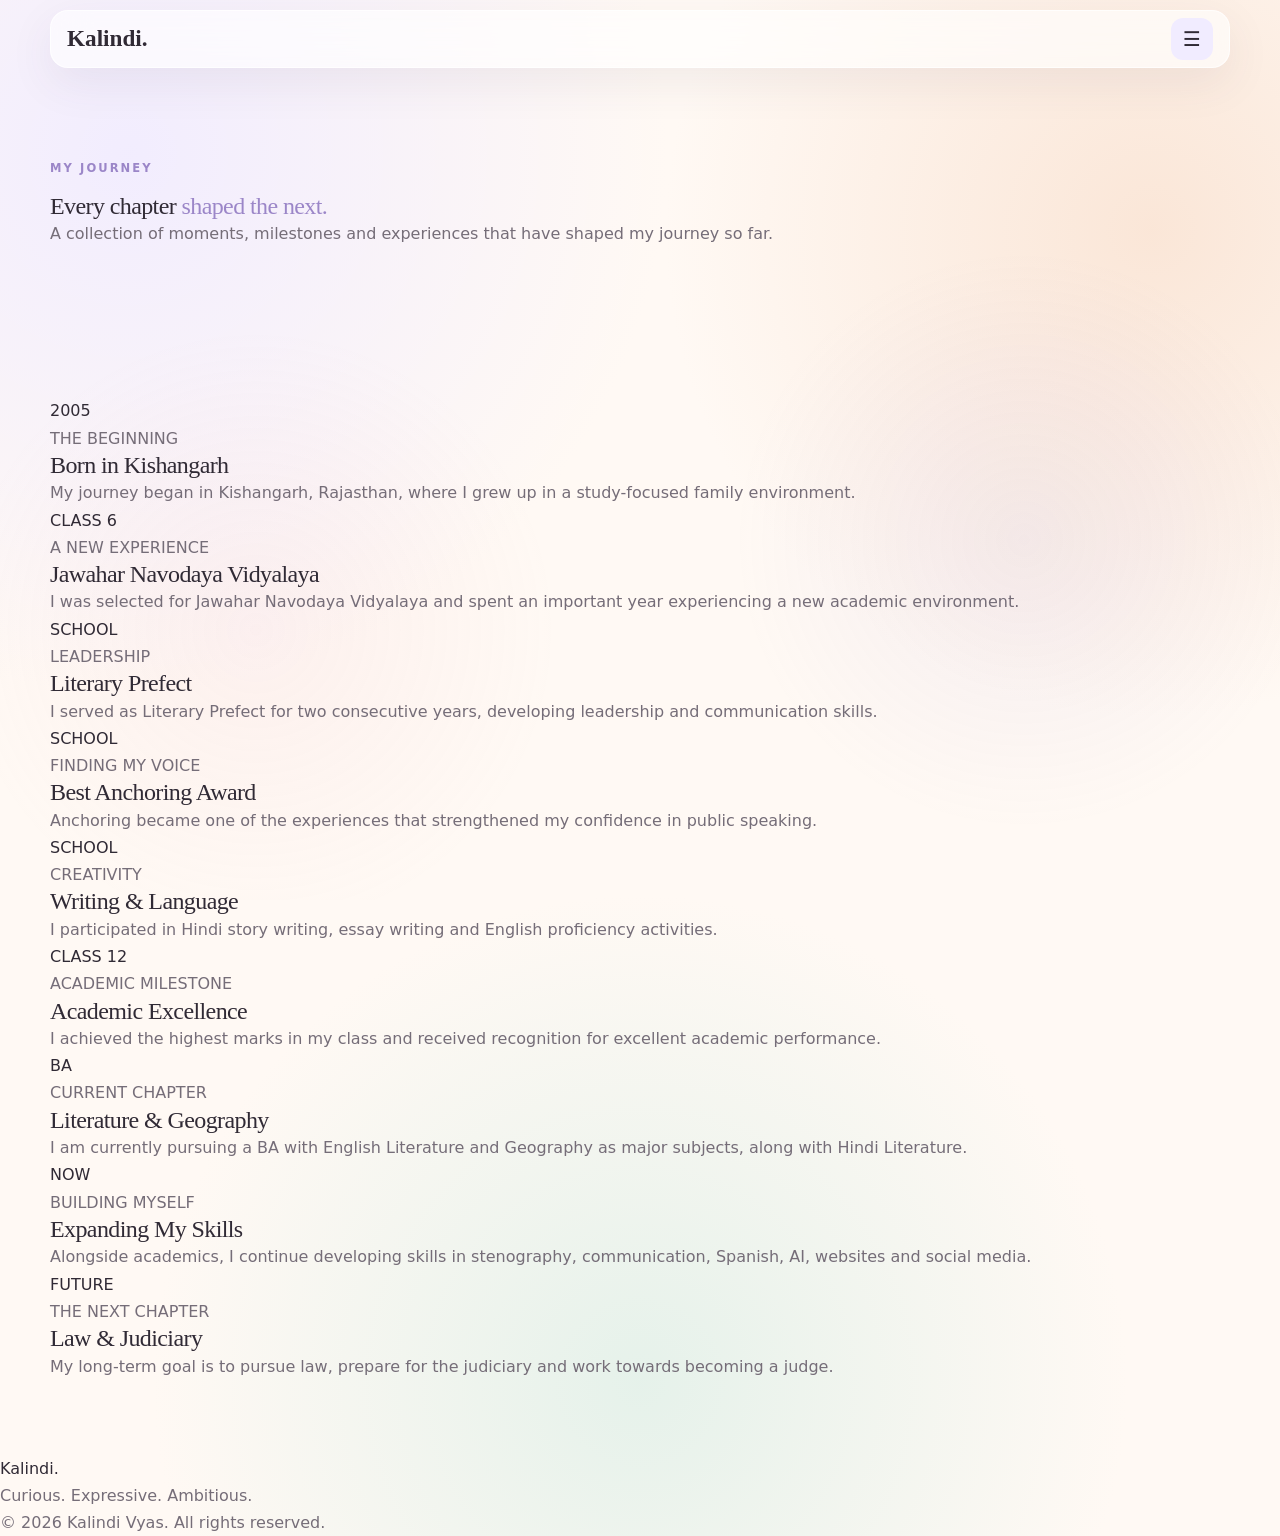
<file: journey.html>
<!DOCTYPE html>
<html lang="en">

<head>

    <meta charset="UTF-8">

    <meta name="viewport"
          content="width=device-width, initial-scale=1.0">

    <meta name="description"
          content="The journey and milestones of Kalindi Vyas">

    <title>My Journey | Kalindi Vyas</title>

    <link rel="stylesheet" href="style.css">

</head>

<body>


    <!-- =========================
         NAVIGATION
    ========================== -->

    <header class="site-header">

        <nav class="navbar">

            <a href="index.html" class="logo">
                Kalindi.
            </a>

            <button
                class="menu-toggle"
                id="menuToggle"
                aria-label="Open Menu">
                ☰
            </button>

            <div class="nav-links" id="navLinks">

                <a href="index.html">Home</a>

                <a href="about.html">About</a>

                <a href="journey.html">Journey</a>

                <a href="achievements.html">Achievements</a>

                <a href="skills.html">Skills</a>

                <a href="interests.html">Interests</a>

                <a href="career.html">Career</a>

                <a href="contact.html">Contact</a>

            </div>

        </nav>

    </header>


    <main>


        <!-- =========================
             PAGE HERO
        ========================== -->

        <section class="page-hero">

            <div>

                <p class="section-label">
                    MY JOURNEY
                </p>

                <h1>
                    Every chapter
                    <span>shaped the next.</span>
                </h1>

                <p>
                    A collection of moments, milestones
                    and experiences that have shaped
                    my journey so far.
                </p>

            </div>

        </section>


        <!-- =========================
             TIMELINE
        ========================== -->

        <section class="timeline-section">

            <div class="timeline">


                <div class="timeline-item">

                    <div class="timeline-year">
                        2005
                    </div>

                    <div class="timeline-card">

                        <p class="timeline-label">
                            THE BEGINNING
                        </p>

                        <h2>
                            Born in Kishangarh
                        </h2>

                        <p>
                            My journey began in Kishangarh,
                            Rajasthan, where I grew up in a
                            study-focused family environment.
                        </p>

                    </div>

                </div>


                <div class="timeline-item">

                    <div class="timeline-year">
                        CLASS 6
                    </div>

                    <div class="timeline-card">

                        <p class="timeline-label">
                            A NEW EXPERIENCE
                        </p>

                        <h2>
                            Jawahar Navodaya Vidyalaya
                        </h2>

                        <p>
                            I was selected for Jawahar
                            Navodaya Vidyalaya and spent
                            an important year experiencing
                            a new academic environment.
                        </p>

                    </div>

                </div>


                <div class="timeline-item">

                    <div class="timeline-year">
                        SCHOOL
                    </div>

                    <div class="timeline-card">

                        <p class="timeline-label">
                            LEADERSHIP
                        </p>

                        <h2>
                            Literary Prefect
                        </h2>

                        <p>
                            I served as Literary Prefect
                            for two consecutive years,
                            developing leadership and
                            communication skills.
                        </p>

                    </div>

                </div>


                <div class="timeline-item">

                    <div class="timeline-year">
                        SCHOOL
                    </div>

                    <div class="timeline-card">

                        <p class="timeline-label">
                            FINDING MY VOICE
                        </p>

                        <h2>
                            Best Anchoring Award
                        </h2>

                        <p>
                            Anchoring became one of the
                            experiences that strengthened
                            my confidence in public speaking.
                        </p>

                    </div>

                </div>


                <div class="timeline-item">

                    <div class="timeline-year">
                        SCHOOL
                    </div>

                    <div class="timeline-card">

                        <p class="timeline-label">
                            CREATIVITY
                        </p>

                        <h2>
                            Writing & Language
                        </h2>

                        <p>
                            I participated in Hindi story
                            writing, essay writing and
                            English proficiency activities.
                        </p>

                    </div>

                </div>


                <div class="timeline-item">

                    <div class="timeline-year">
                        CLASS 12
                    </div>

                    <div class="timeline-card">

                        <p class="timeline-label">
                            ACADEMIC MILESTONE
                        </p>

                        <h2>
                            Academic Excellence
                        </h2>

                        <p>
                            I achieved the highest marks in
                            my class and received recognition
                            for excellent academic performance.
                        </p>

                    </div>

                </div>


                <div class="timeline-item">

                    <div class="timeline-year">
                        BA
                    </div>

                    <div class="timeline-card">

                        <p class="timeline-label">
                            CURRENT CHAPTER
                        </p>

                        <h2>
                            Literature & Geography
                        </h2>

                        <p>
                            I am currently pursuing a BA with
                            English Literature and Geography
                            as major subjects, along with
                            Hindi Literature.
                        </p>

                    </div>

                </div>


                <div class="timeline-item">

                    <div class="timeline-year">
                        NOW
                    </div>

                    <div class="timeline-card">

                        <p class="timeline-label">
                            BUILDING MYSELF
                        </p>

                        <h2>
                            Expanding My Skills
                        </h2>

                        <p>
                            Alongside academics, I continue
                            developing skills in stenography,
                            communication, Spanish, AI,
                            websites and social media.
                        </p>

                    </div>

                </div>


                <div class="timeline-item future">

                    <div class="timeline-year">
                        FUTURE
                    </div>

                    <div class="timeline-card">

                        <p class="timeline-label">
                            THE NEXT CHAPTER
                        </p>

                        <h2>
                            Law & Judiciary
                        </h2>

                        <p>
                            My long-term goal is to pursue
                            law, prepare for the judiciary
                            and work towards becoming a judge.
                        </p>

                    </div>

                </div>


            </div>

        </section>

    </main>


    <!-- =========================
         FOOTER
    ========================== -->

    <footer class="site-footer">

        <div class="footer-content">

            <a
                href="index.html"
                class="footer-logo">
                Kalindi.
            </a>

            <p>
                Curious. Expressive. Ambitious.
            </p>

            <p class="copyright">
                © 2026 Kalindi Vyas. All rights reserved.
            </p>

        </div>

    </footer>


    <script src="script.js"></script>

</body>

              </html>
</file>
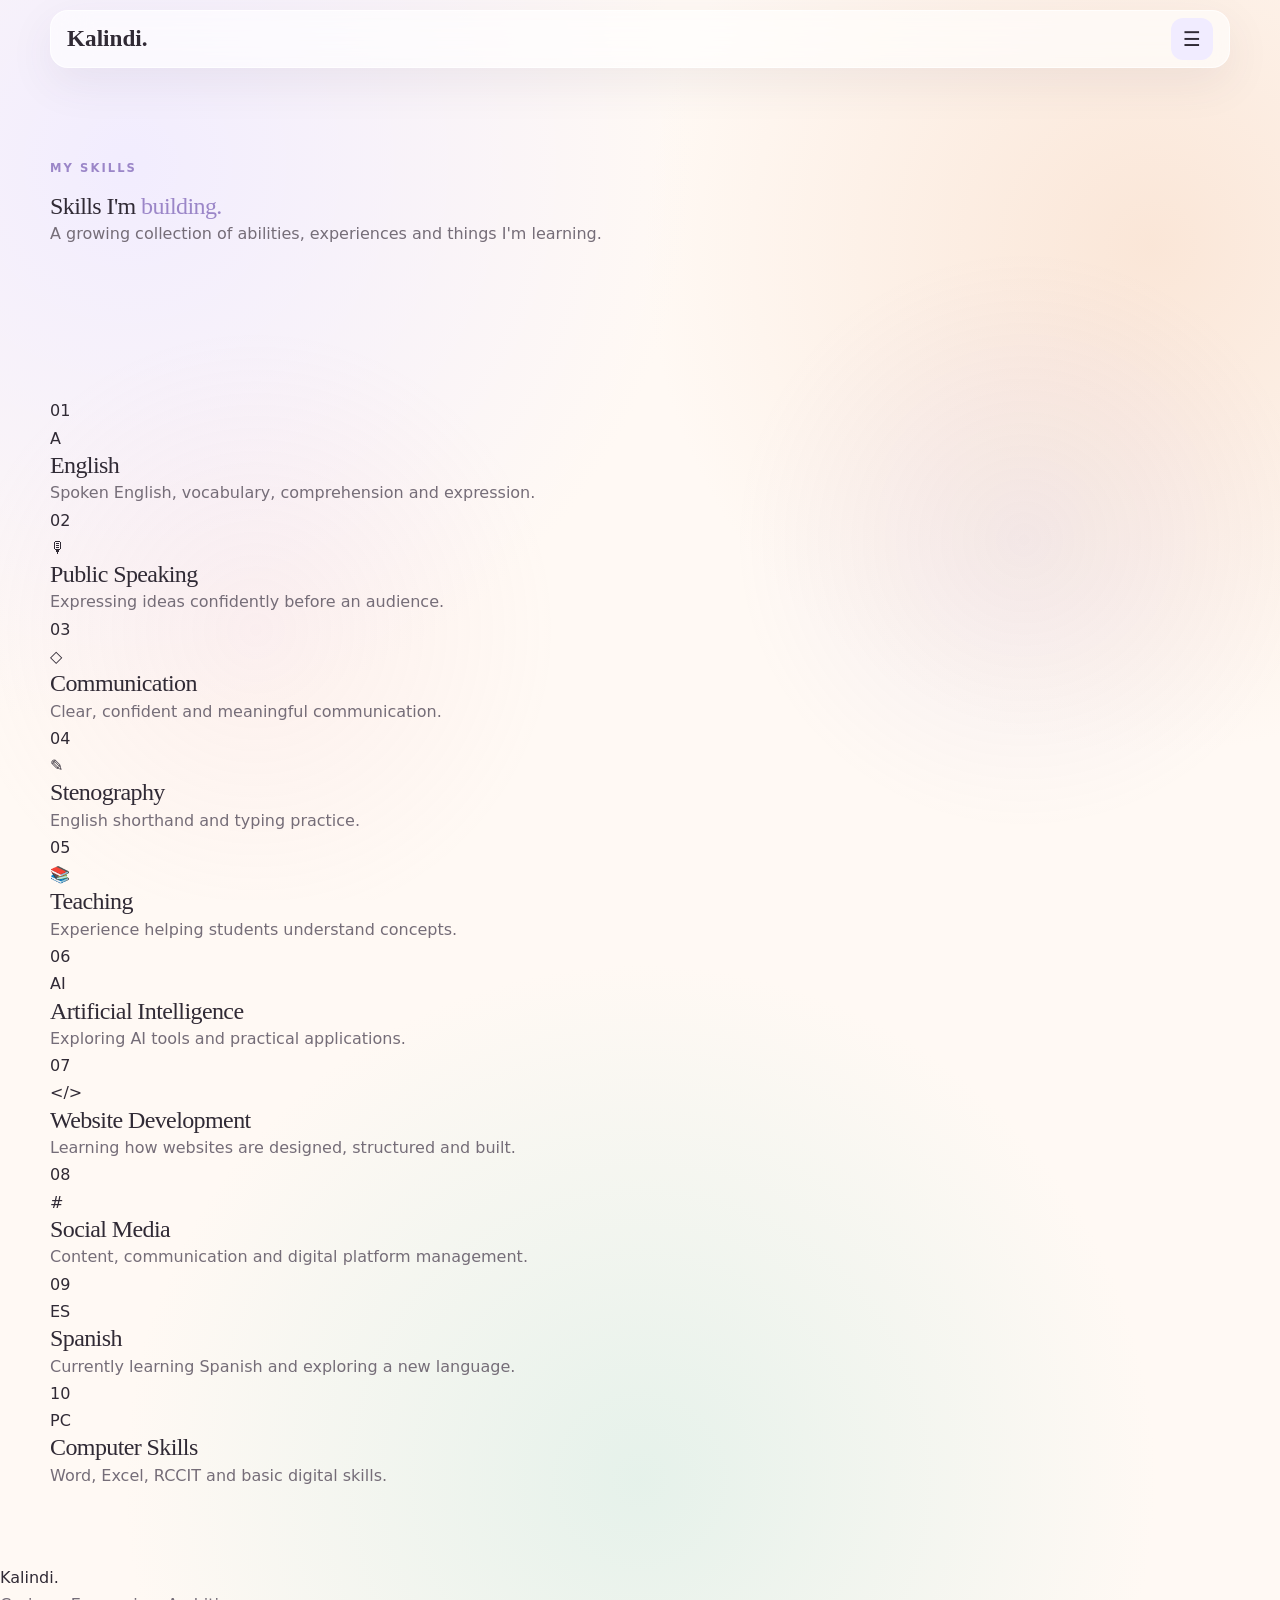
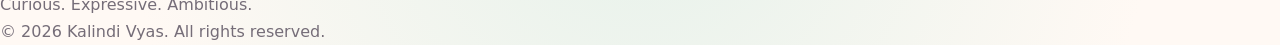
<file: skills.html>
<!DOCTYPE html>
<html lang="en">

<head>

    <meta charset="UTF-8">

    <meta name="viewport"
          content="width=device-width, initial-scale=1.0">

    <meta name="description"
          content="Skills of Kalindi Vyas">

    <title>Skills | Kalindi Vyas</title>

    <link rel="stylesheet" href="style.css">

</head>

<body>


    <!-- =========================
         NAVIGATION
    ========================== -->

    <header class="site-header">

        <nav class="navbar">

            <a href="index.html" class="logo">
                Kalindi.
            </a>

            <button
                class="menu-toggle"
                id="menuToggle"
                aria-label="Open Menu">
                ☰
            </button>

            <div class="nav-links" id="navLinks">

                <a href="index.html">Home</a>
                <a href="about.html">About</a>
                <a href="journey.html">Journey</a>
                <a href="achievements.html">Achievements</a>
                <a href="skills.html">Skills</a>
                <a href="interests.html">Interests</a>
                <a href="career.html">Career</a>
                <a href="contact.html">Contact</a>

            </div>

        </nav>

    </header>


    <main>


        <section class="page-hero">

            <div>

                <p class="section-label">
                    MY SKILLS
                </p>

                <h1>
                    Skills I'm
                    <span>building.</span>
                </h1>

                <p>
                    A growing collection of abilities,
                    experiences and things I'm learning.
                </p>

            </div>

        </section>


        <!-- =========================
             SKILLS GRID
        ========================== -->

        <section class="skills-section">

            <div class="skills-grid">


                <article class="skill-card">

                    <span>01</span>

                    <div class="skill-icon">
                        A
                    </div>

                    <h2>
                        English
                    </h2>

                    <p>
                        Spoken English, vocabulary,
                        comprehension and expression.
                    </p>

                </article>


                <article class="skill-card">

                    <span>02</span>

                    <div class="skill-icon">
                        🎙
                    </div>

                    <h2>
                        Public Speaking
                    </h2>

                    <p>
                        Expressing ideas confidently
                        before an audience.
                    </p>

                </article>


                <article class="skill-card">

                    <span>03</span>

                    <div class="skill-icon">
                        ◇
                    </div>

                    <h2>
                        Communication
                    </h2>

                    <p>
                        Clear, confident and meaningful
                        communication.
                    </p>

                </article>


                <article class="skill-card">

                    <span>04</span>

                    <div class="skill-icon">
                        ✎
                    </div>

                    <h2>
                        Stenography
                    </h2>

                    <p>
                        English shorthand and typing
                        practice.
                    </p>

                </article>


                <article class="skill-card">

                    <span>05</span>

                    <div class="skill-icon">
                        📚
                    </div>

                    <h2>
                        Teaching
                    </h2>

                    <p>
                        Experience helping students
                        understand concepts.
                    </p>

                </article>


                <article class="skill-card">

                    <span>06</span>

                    <div class="skill-icon">
                        AI
                    </div>

                    <h2>
                        Artificial Intelligence
                    </h2>

                    <p>
                        Exploring AI tools and practical
                        applications.
                    </p>

                </article>


                <article class="skill-card">

                    <span>07</span>

                    <div class="skill-icon">
                        &lt;/&gt;
                    </div>

                    <h2>
                        Website Development
                    </h2>

                    <p>
                        Learning how websites are designed,
                        structured and built.
                    </p>

                </article>


                <article class="skill-card">

                    <span>08</span>

                    <div class="skill-icon">
                        #
                    </div>

                    <h2>
                        Social Media
                    </h2>

                    <p>
                        Content, communication and digital
                        platform management.
                    </p>

                </article>


                <article class="skill-card">

                    <span>09</span>

                    <div class="skill-icon">
                        ES
                    </div>

                    <h2>
                        Spanish
                    </h2>

                    <p>
                        Currently learning Spanish and
                        exploring a new language.
                    </p>

                </article>


                <article class="skill-card">

                    <span>10</span>

                    <div class="skill-icon">
                        PC
                    </div>

                    <h2>
                        Computer Skills
                    </h2>

                    <p>
                        Word, Excel, RCCIT and basic
                        digital skills.
                    </p>

                </article>


            </div>

        </section>

    </main>


    <footer class="site-footer">

        <div class="footer-content">

            <a href="index.html"
               class="footer-logo">
                Kalindi.
            </a>

            <p>
                Curious. Expressive. Ambitious.
            </p>

            <p class="copyright">
                © 2026 Kalindi Vyas. All rights reserved.
            </p>

        </div>

    </footer>


    <script src="script.js"></script>

</body>

                  </html>
</file>
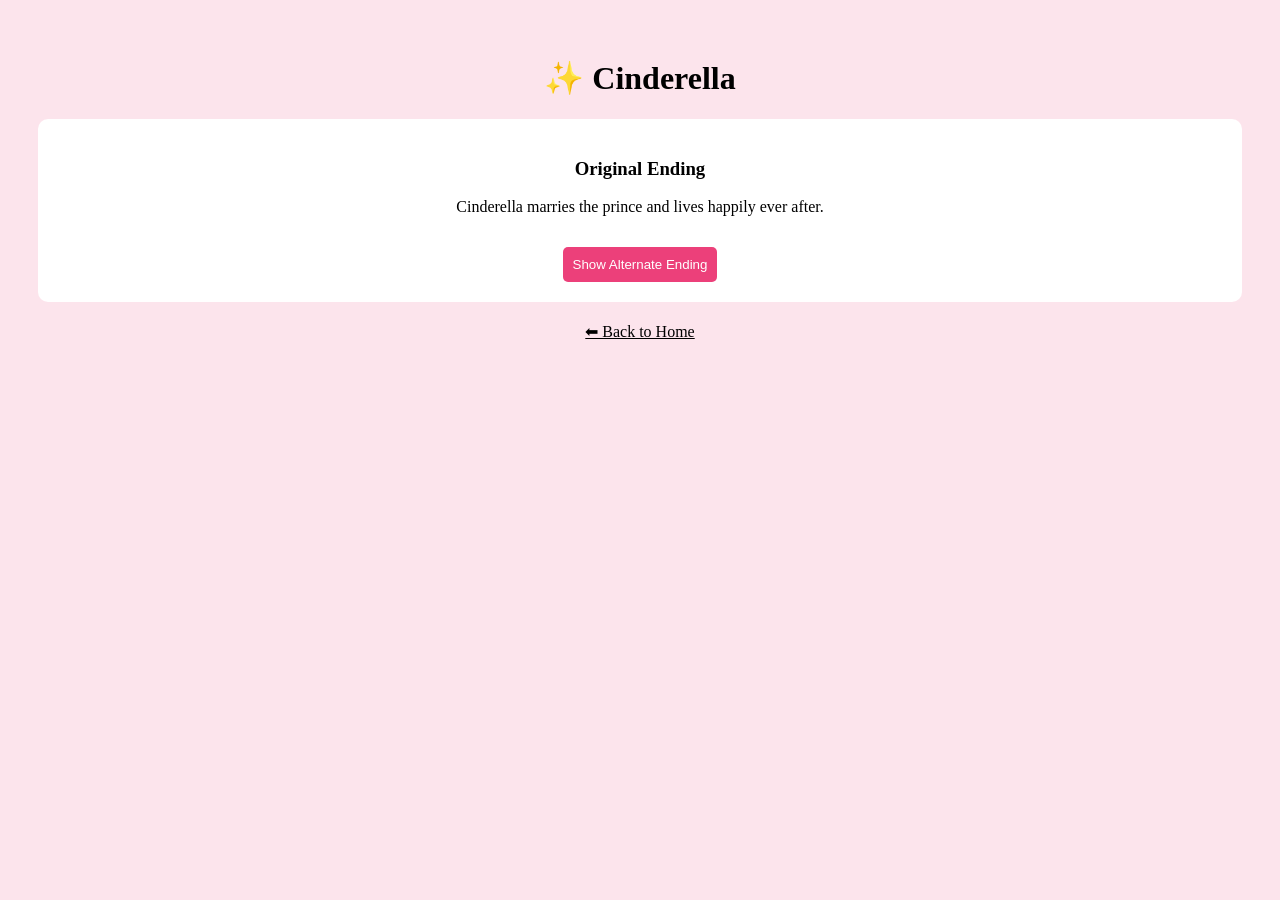
<file: story1.html>
<!DOCTYPE html>
<html>
<head>
<title>Cinderella</title>

<style>
body {
    font-family: Georgia;
    background: #fce4ec;
    text-align: center;
    padding: 30px;
}

.box {
    background: white;
    padding: 20px;
    border-radius: 10px;
    animation: fadeIn 2s ease;
}

button {
    margin-top: 15px;
    padding: 10px;
    background: #ec407a;
    color: white;
    border: none;
    border-radius: 5px;
}

button:hover {
    background: #d81b60;
}

.hidden {
    display: none;
    margin-top: 15px;
    animation: fadeIn 2s ease;
}

a {
    display: block;
    margin-top: 20px;
    color: black;
}

@keyframes fadeIn {
    from {opacity: 0;}
    to {opacity: 1;}
}
</style>

<script>
function showEnding() {
    document.getElementById("alt").style.display = "block";
}
</script>

</head>
<body>

<h1>✨ Cinderella</h1>

<div class="box">
    <h3>Original Ending</h3>
    <p>Cinderella marries the prince and lives happily ever after.</p>

    <button onclick="showEnding()">Show Alternate Ending</button>

    <div id="alt" class="hidden">
        <h3>Alternate Ending</h3>
        <p>Cinderella chooses independence and starts her own royal academy, becoming a symbol of strength and self-respect.</p>
    </div>
</div>

<a href="index.html">⬅ Back to Home</a>

</body>
</html>
</file>
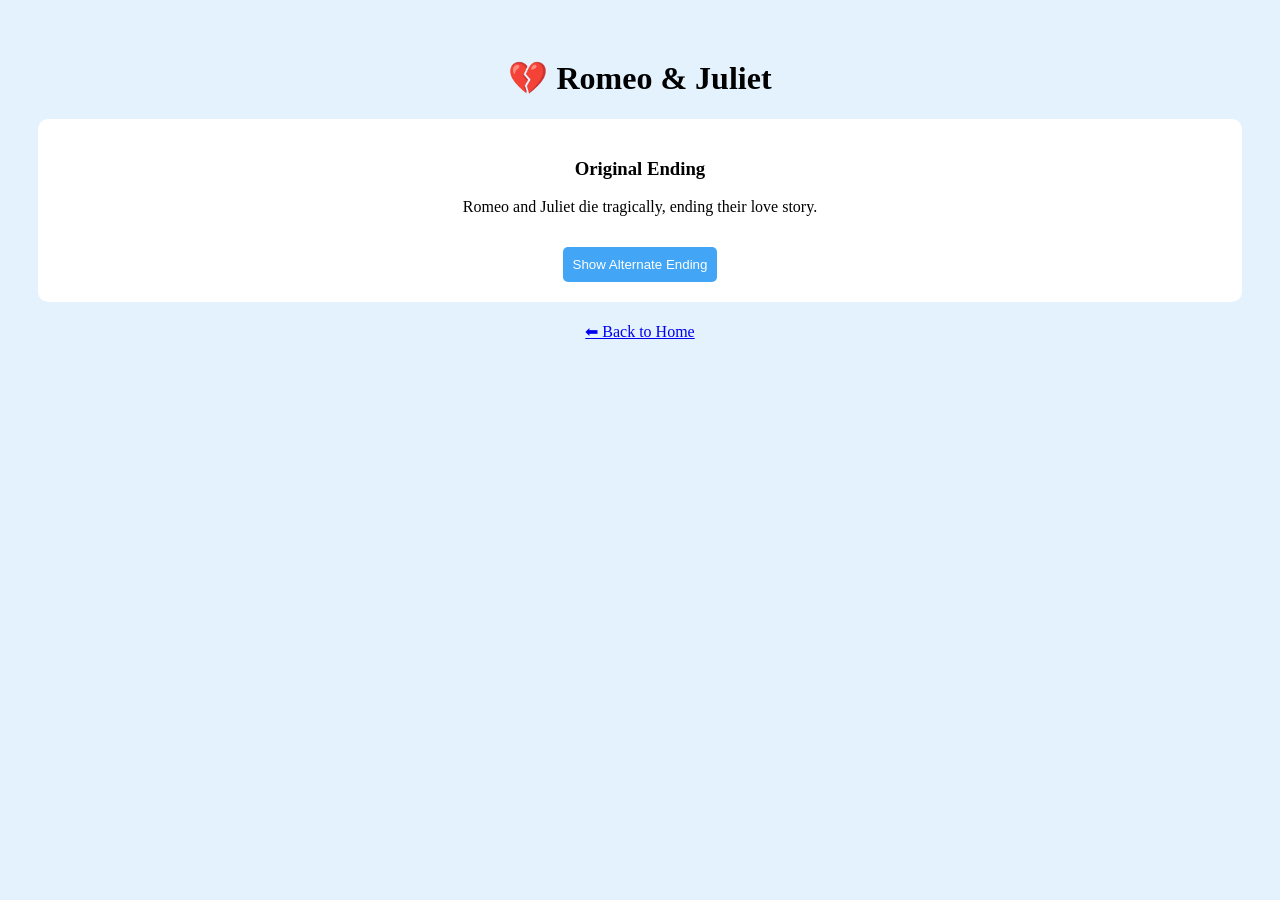
<file: story2.html>
<!DOCTYPE html>
<html>
<head>
<title>Romeo & Juliet</title>

<style>
body {
    font-family: Georgia;
    background: #e3f2fd;
    text-align: center;
    padding: 30px;
}

.box {
    background: white;
    padding: 20px;
    border-radius: 10px;
    animation: slideIn 1.5s ease;
}

button {
    margin-top: 15px;
    padding: 10px;
    background: #42a5f5;
    color: white;
    border: none;
    border-radius: 5px;
}

button:hover {
    background: #1e88e5;
}

.hidden {
    display: none;
    margin-top: 15px;
}

a {
    display: block;
    margin-top: 20px;
}

@keyframes slideIn {
    from {transform: translateX(-100%);}
    to {transform: translateX(0);}
}
</style>

<script>
function showEnding() {
    document.getElementById("alt").style.display = "block";
}
</script>

</head>
<body>

<h1>💔 Romeo & Juliet</h1>

<div class="box">
    <h3>Original Ending</h3>
    <p>Romeo and Juliet die tragically, ending their love story.</p>

    <button onclick="showEnding()">Show Alternate Ending</button>

    <div id="alt" class="hidden">
        <h3>Alternate Ending</h3>
        <p>The plan succeeds, both families reconcile, and Romeo and Juliet live to unite their houses.</p>
    </div>
</div>

<a href="index.html">⬅ Back to Home</a>

</body>
</html>
</file>
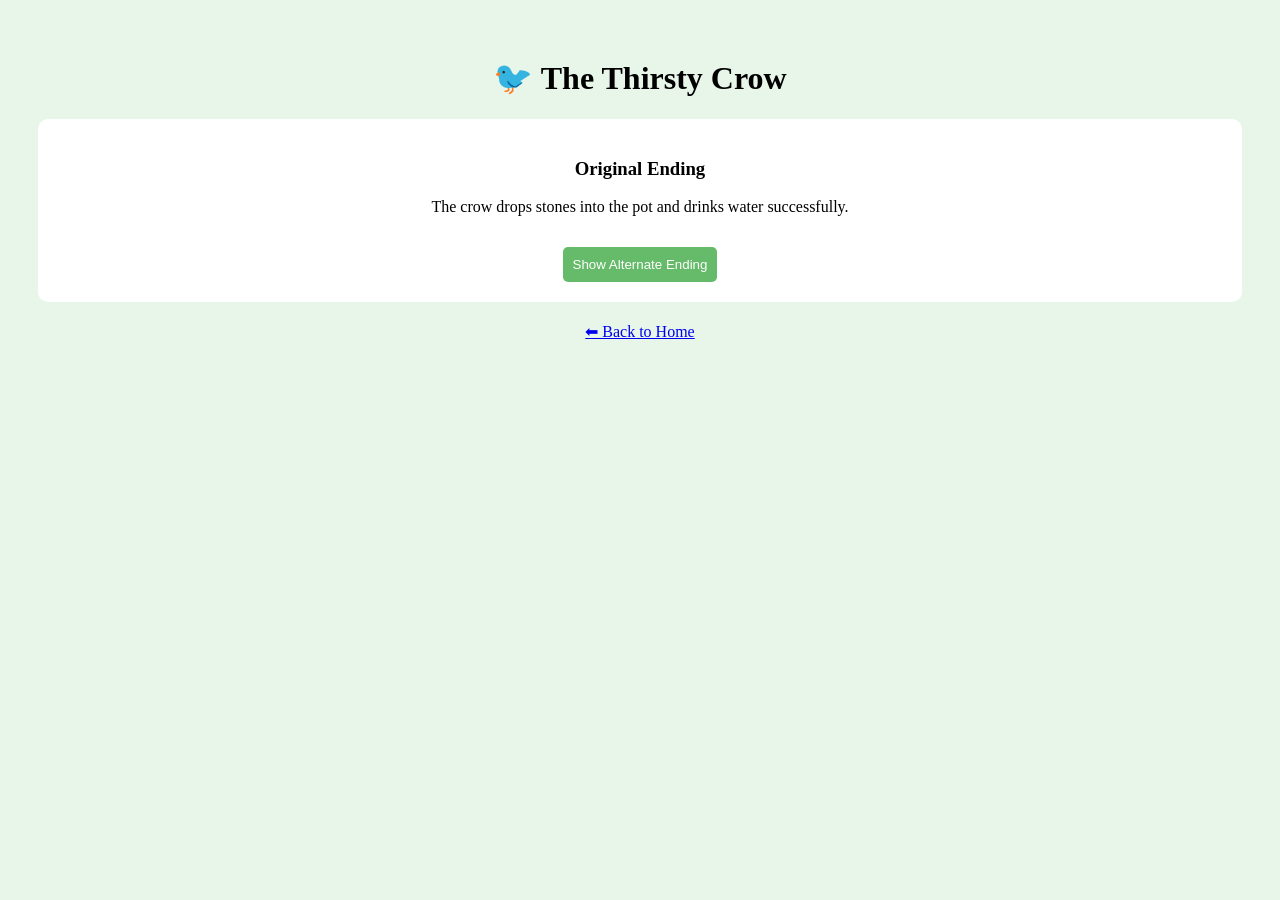
<file: story3.html>
<!DOCTYPE html>
<html>
<head>
<title>The Thirsty Crow</title>

<style>
body {
    font-family: Georgia;
    background: #e8f5e9;
    text-align: center;
    padding: 30px;
}

.box {
    background: white;
    padding: 20px;
    border-radius: 10px;
    animation: zoomIn 1.5s ease;
}

button {
    margin-top: 15px;
    padding: 10px;
    background: #66bb6a;
    color: white;
    border: none;
    border-radius: 5px;
}

button:hover {
    background: #43a047;
}

.hidden {
    display: none;
    margin-top: 15px;
}

a {
    display: block;
    margin-top: 20px;
}

@keyframes zoomIn {
    from {transform: scale(0.5);}
    to {transform: scale(1);}
}
</style>

<script>
function showEnding() {
    document.getElementById("alt").style.display = "block";
}
</script>

</head>
<body>

<h1>🐦 The Thirsty Crow</h1>

<div class="box">
    <h3>Original Ending</h3>
    <p>The crow drops stones into the pot and drinks water successfully.</p>

    <button onclick="showEnding()">Show Alternate Ending</button>

    <div id="alt" class="hidden">
        <h3>Alternate Ending</h3>
        <p>The crow teaches other birds the trick, becoming a wise leader in the forest.</p>
    </div>
</div>

<a href="index.html">⬅ Back to Home</a>

</body>
</html>
</file>
<file: style.css>
/* =========================================================
   KALINDI VYAS — PERSONAL PORTFOLIO
   MOBILE-FIRST MASTER STYLESHEET
   ========================================================= */


/* =========================================================
   01. ROOT VARIABLES
   ========================================================= */

:root {

    /* Main colours */

    --ivory: #FFF9F4;
    --lavender: #F1ECFF;
    --rose: #E8A8BB;
    --violet: #9B86C8;
    --mint: #DDEFE7;
    --peach: #F8DCC8;

    /* Text */

    --plum: #302A35;
    --muted: #756D78;
    --soft-text: #938A95;

    /* Glass */

    --glass: rgba(255, 255, 255, 0.58);
    --glass-strong: rgba(255, 255, 255, 0.78);
    --glass-border: rgba(255, 255, 255, 0.72);

    /* Shadows */

    --shadow-soft:
        0 15px 45px rgba(80, 60, 90, 0.08);

    --shadow-card:
        0 20px 55px rgba(80, 60, 90, 0.11);

    --shadow-button:
        0 12px 30px rgba(155, 134, 200, 0.22);

    /* Layout */

    --max-width: 1180px;

    --radius-small: 14px;
    --radius-medium: 24px;
    --radius-large: 34px;

    --transition:
        0.35s cubic-bezier(0.22, 1, 0.36, 1);

}


/* =========================================================
   02. RESET
   ========================================================= */

* {
    margin: 0;
    padding: 0;
    box-sizing: border-box;
}


html {
    scroll-behavior: smooth;
    scroll-padding-top: 80px;
}


body {

    min-height: 100vh;

    font-family:
        system-ui,
        -apple-system,
        BlinkMacSystemFont,
        "Segoe UI",
        sans-serif;

    color: var(--plum);

    background:
        radial-gradient(
            circle at 10% 10%,
            rgba(241, 236, 255, 0.95),
            transparent 30%
        ),

        radial-gradient(
            circle at 90% 15%,
            rgba(248, 220, 200, 0.65),
            transparent 28%
        ),

        radial-gradient(
            circle at 50% 90%,
            rgba(221, 239, 231, 0.75),
            transparent 32%
        ),

        var(--ivory);

    line-height: 1.7;

    overflow-x: hidden;
}


body::before {

    content: "";

    position: fixed;

    inset: 0;

    pointer-events: none;

    background:
        radial-gradient(
            circle at 20% 70%,
            rgba(232, 168, 187, 0.10),
            transparent 25%
        ),

        radial-gradient(
            circle at 80% 60%,
            rgba(155, 134, 200, 0.10),
            transparent 25%
        );

    z-index: -1;

}


img {
    max-width: 100%;
    display: block;
}


a {
    color: inherit;
    text-decoration: none;
}


button,
input,
textarea {
    font: inherit;
}


button {
    cursor: pointer;
}


::selection {
    background: var(--rose);
    color: var(--plum);
}


/* =========================================================
   03. TYPOGRAPHY
   ========================================================= */

h1,
h2,
h3 {

    font-family:
        Georgia,
        "Times New Roman",
        serif;

    font-weight: 500;

    line-height: 1.15;

    letter-spacing: -0.025em;
}


h1 span,
h2 span {

    color: var(--violet);

}


p {
    color: var(--muted);
}


.section-label {

    display: inline-block;

    margin-bottom: 14px;

    color: var(--violet);

    font-size: 0.72rem;

    font-weight: 700;

    letter-spacing: 0.18em;

    text-transform: uppercase;

}


.section-heading {

    max-width: 700px;

    margin: 0 auto 45px;

    text-align: center;

}


.section-heading h2 {

    font-size: clamp(
        2rem,
        8vw,
        4rem
    );

}


.section-heading > p:last-child {

    margin-top: 18px;

}


/* =========================================================
   04. GENERAL SECTION SETTINGS
   ========================================================= */

section {

    position: relative;

    width: 100%;

    padding:
        75px
        20px;

}


section > * {

    max-width: var(--max-width);

    margin-left: auto;
    margin-right: auto;

}


/* =========================================================
   05. NAVIGATION
   ========================================================= */

.site-header {

    position: sticky;

    top: 0;

    z-index: 1000;

    width: 100%;

    padding: 10px 14px;

}


.navbar {

    width: 100%;

    max-width: 1180px;

    min-height: 58px;

    margin: auto;

    padding: 0 16px;

    display: flex;

    align-items: center;

    justify-content: space-between;

    border: 1px solid var(--glass-border);

    border-radius: 18px;

    background:
        rgba(255, 255, 255, 0.62);

    backdrop-filter: blur(18px);

    -webkit-backdrop-filter: blur(18px);

    box-shadow: var(--shadow-soft);

}


.logo {

    font-family: Georgia, serif;

    font-size: 1.45rem;

    font-weight: 600;

    color: var(--plum);

}


.menu-toggle {

    display: flex;

    align-items: center;

    justify-content: center;

    width: 42px;

    height: 42px;

    border: none;

    border-radius: 12px;

    background: var(--lavender);

    color: var(--plum);

    font-size: 1.25rem;

}


.nav-links {

    position: absolute;

    top: calc(100% + 8px);

    left: 14px;

    right: 14px;

    display: none;

    flex-direction: column;

    padding: 14px;

    gap: 4px;

    border:
        1px solid
        var(--glass-border);

    border-radius: 20px;

    background:
        rgba(255, 255, 255, 0.88);

    backdrop-filter: blur(20px);

    -webkit-backdrop-filter: blur(20px);

    box-shadow: var(--shadow-card);

}


.nav-links.active {
    display: flex;
}


.nav-links a {

    padding: 12px 14px;

    border-radius: 12px;

    color: var(--muted);

    font-size: 0.92rem;

    font-weight: 600;

    transition:
        background var(--transition),
        color var(--transition);

}


.nav-links a:hover,
.nav-links a:focus {

    background: var(--lavender);

    color: var(--plum);

}


/* =========================================================
   06. BUTTONS
   ========================================================= */

.primary-button,
.secondary-button {

    display: inline-flex;

    align-items: center;

    justify-content: center;

    min-height: 48px;

    padding: 12px 20px;

    border-radius: 14px;

    font-size: 0.88rem;

    font-weight: 700;

    text-align: center;

    transition:
        transform var(--transition),
        box-shadow var(--transition),
        background var(--transition);

}


.primary-button {

    color: #ffffff;

    background:
        linear-gradient(
            135deg,
            var(--violet),
            #B18BB6
        );

    box-shadow: var(--shadow-button);

}


.secondary-button {

    color: var(--plum);

    background:
        rgba(255, 255, 255, 0.65);

    border:
        1px solid
        rgba(155, 134, 200, 0.20);

}


.primary-button:hover,
.secondary-button:hover {

    transform: translateY(-3px);

}


.primary-button:hover {

    box-shadow:
        0 18px 38px
        rgba(155, 134, 200, 0.28);

}


.text-link {

    display: inline-block;

    margin-top: 20px;

    color: var(--violet);

    font-weight: 700;

}


/* =========================================================
   07. HOME HERO
   ========================================================= */

.hero-section {

    min-height: calc(100vh - 78px);

    display: flex;

    flex-direction: column;

    justify-content: center;

    gap: 55px;

    overflow: hidden;

}


.hero-content {

    width: 100%;

    text-align: center;

}


.hero-label {

    margin-bottom: 15px;

    color: var(--violet);

    font-size: 0.72rem;

    font-weight: 700;

    letter-spacing: 0.2em;

}


.hero-content h1 {

    font-size: clamp(
        3.2rem,
        15vw,
        7rem
    );

}


.hero-content h2 {

    max-width: 600px;

    margin: 20px auto;

    font-size: clamp(
        1.3rem,
        5vw,
        2.4rem
    );

}


.hero-description {

    max-width: 600px;

    margin:
</file>
